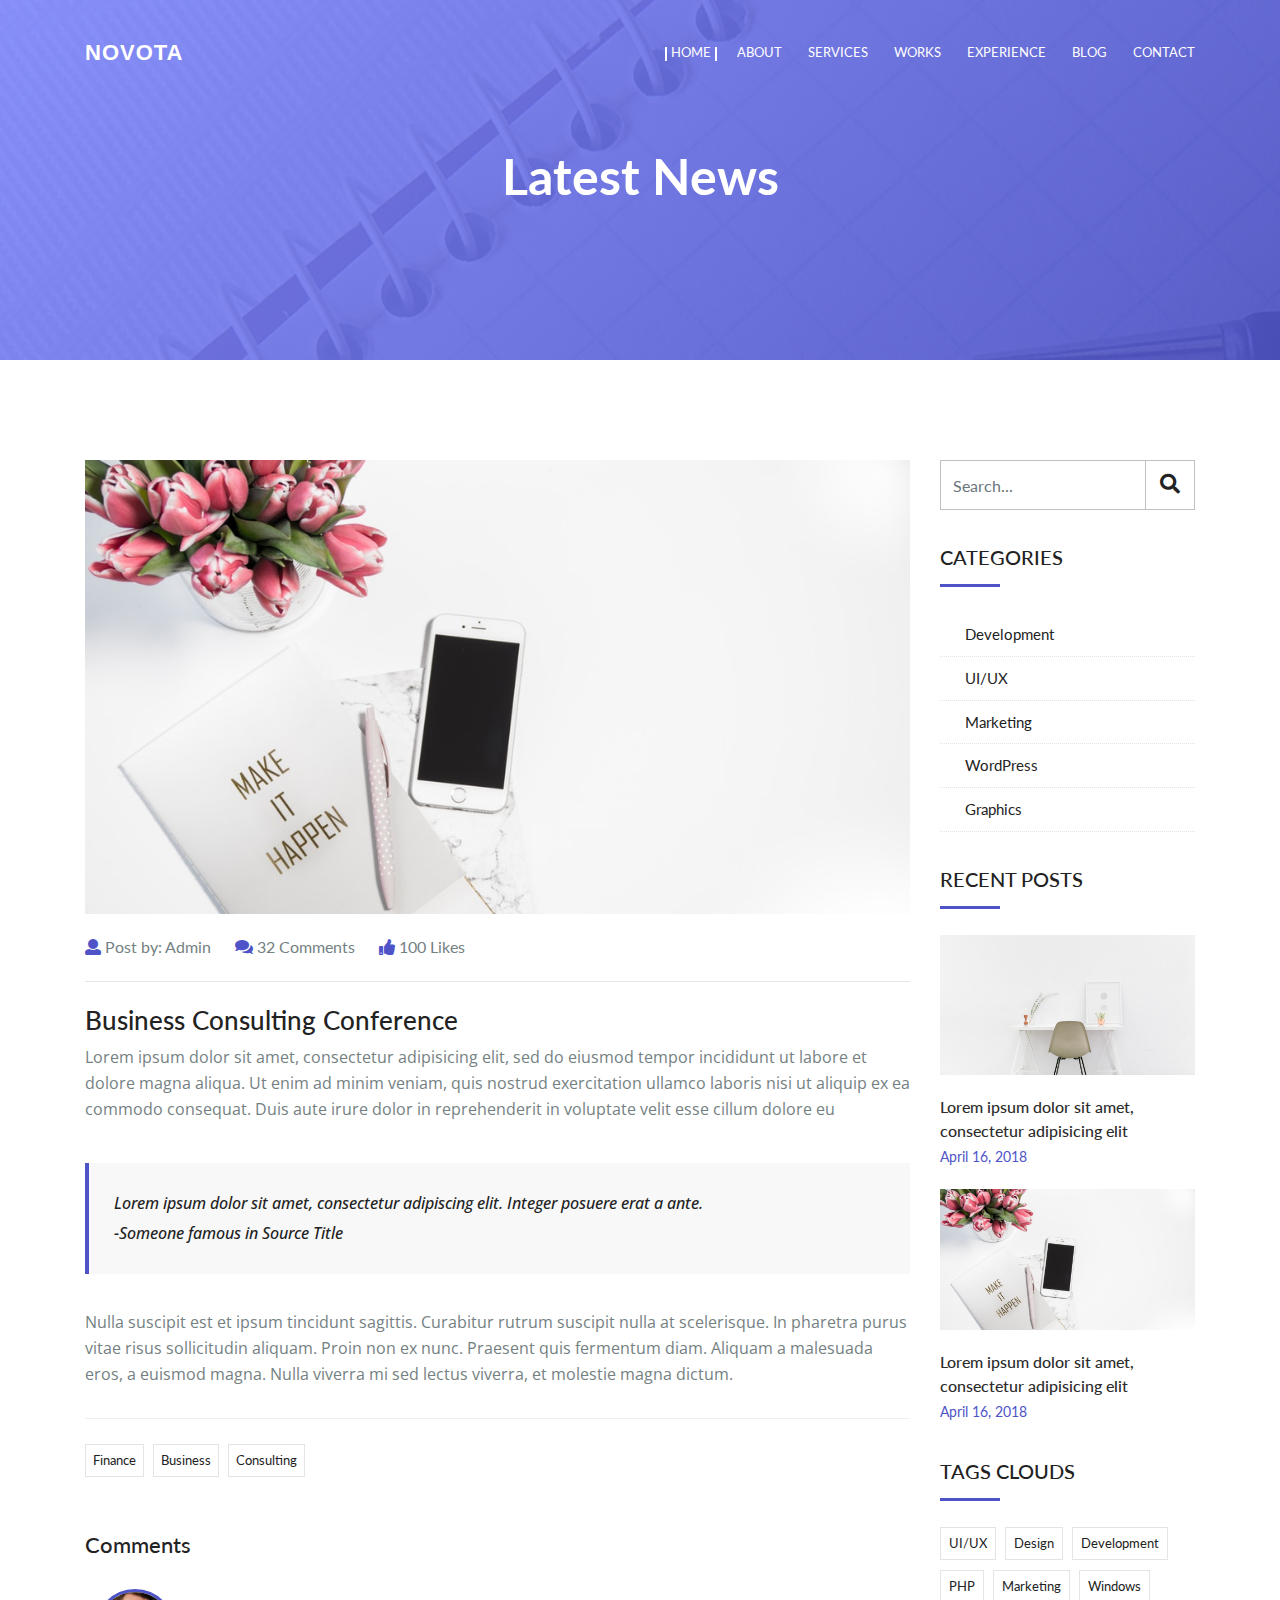
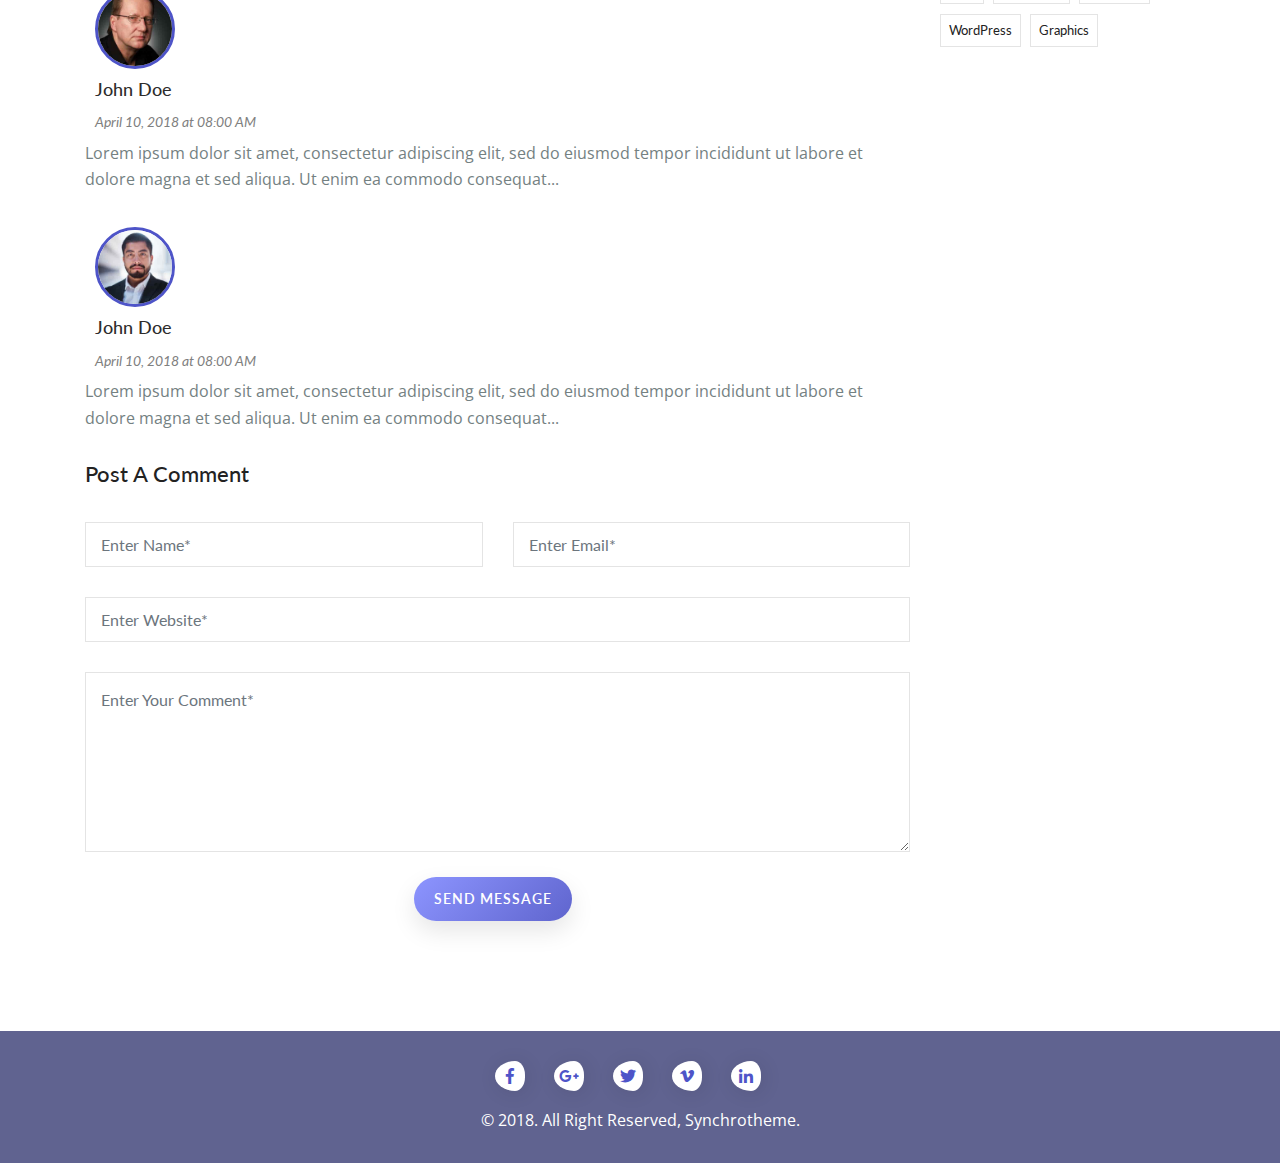
<file: blog-details.html>
<!DOCTYPE html>
<html lang="zxx">
<head>
        <meta charset="utf-8">
        <meta http-equiv="x-ua-compatible" content="ie=edge">
        <meta name="viewport" content="width=device-width, initial-scale=1.0" />
        <meta name="keywords" content="Personal, Portfolio, Creative,Design,mordan">
        <meta name="description" content="Taso">
        <meta name="author" content="cosmos-themes">

        <title>Novota  - Personal Portfolio Template</title>

        <!-- favicon -->
        <link href="#" rel="icon" type="image/png">

        <!--Font Awesome css-->
        <link rel="stylesheet"  href="assets/css/fontawesome-all.css">

        <!--Bootstrap css-->
        <link rel="stylesheet"  href="assets/bootstrap/css/bootstrap.css">

        <!--Owl Carousel css-->
        <link rel="stylesheet"  href="assets/css/owl.carousel.min.css">
        <link rel="stylesheet"  href="assets/css/owl.theme.default.min.css">

        <!--Magnific Popup css-->
        <link rel="stylesheet"  href="assets/css/magnific-popup.css">
        <link rel="stylesheet"  href="assets/css/animate.min.css">
        <link rel="stylesheet"  href="assets/css/progresscircle.css">
        <!-- Google Fonts -->
        <link href="https://fonts.googleapis.com/css?family=Lato:300,400,700,900" rel="stylesheet">
        <link href="https://fonts.googleapis.com/css?family=Raleway:200,300,400,500,600,700,800,900%7cOpen+Sans:400,600,700,800" rel="stylesheet">

        <!--Site Main Style css-->
        <link rel="stylesheet"  href="assets/css/style.css">
        <link rel="stylesheet"  href="assets/css/blog.css">
        <link id="colors" rel="stylesheet" href="assets/css/defaults-color.css">
</head>
<body>
        <!--Navbar Start-->
        <nav class="navbar navbar-expand-lg navbar-dark">
            <div class="container">
                <!-- LOGO -->
                <a class="navbar-brand logo" href="index.html">
                    Novota
                </a>

                <button class="navbar-toggler collapsed" type="button" data-toggle="collapse" data-target="#navbarCollapse" aria-controls="navbarCollapse" aria-expanded="false" aria-label="Toggle navigation">
                    <span class="navbar-toggler-icon"></span>
                </button>

                <div class="navbar-collapse collapse" id="navbarCollapse">
                    <ul class="navbar-nav ml-auto">
                        <!--Nav Links-->
                        <li class="nav-item">
                            <a href="main-design.html" class="nav-link active">Home</a>
                        </li>
                        <li class="nav-item">
                            <a href="main-design.html" class="nav-link">About</a>
                        </li>
                        <li class="nav-item">
                            <a href="main-design.html" class="nav-link">Services</a>
                        </li>
                        <li class="nav-item">
                            <a href="main-design.html" class="nav-link" >Works</a>
                        </li>
                        <li class="nav-item">
                            <a href="main-design.html" class="nav-link" >Experience</a>
                        </li>
                        <li class="nav-item">
                            <a href="#" class="nav-link" >Blog</a>
                        </li>
                        <li class="nav-item">
                            <a href="main-design.html" class="nav-link">Contact</a>
                        </li>
                    </ul>
                </div>
            </div>
        </nav>
        <!--Navbar End-->
      <!-- == Color schemes == -->
<!--       <div class="color-schemes">
         <div class="color-handle">
             <i class="fa fa-cog fa-spin" aria-hidden="true"></i>
         </div>
         <div class="color-style">
            <h5>Chose color</h5>
             <a href="assets/css/colors/defaults-color.css" class="single-color defaults-color">Defaults</a>
             <a href="assets/css/colors/red-color.css" class="single-color red-color">Red</a>
             <a href="assets/css/colors/purple-color.css" class="single-color purple-color">Purple</a>
             <a href="assets/css/colors/sky-color.css" class="single-color sky-color">sky</a>
             <a href="assets/css/colors/green-color.css" class="single-color green-color">Green</a>
             <a href="assets/css/colors/blue-color.css" class="single-color pink-color">Pink</a>
          </div>
      </div> -->
      <!-- == /Color schemes == -->

        <!--Home Section Start-->
        <section  class="page-title" style="background-image: url('assets/images/pexels-photo-270535.jpeg');" data-stellar-background-ratio=".7" data-scroll-index="0">
          <div class="overlay">
                        <div class="container">
                <!--Banner Content-->
                <div class="page-title-div">
                    <h1>Latest News</h1>
                </div>
            </div>
          </div>
        </section>
        <!--Home Section End-->
        <section class="pt-100 pb-100 blog-details-post" data-scroll-index="5">
            <div class="container">
                <div class="row">
            <div class="col-md-9">
                <div class="post-content">
                            <div class="blog-details-img">
                                  <!--== Blog image ==-->
                                <a href="#" class="blog-image">
                                    <img src="assets/images/blog/3.jpeg" alt="">
                                </a>
                                <div class="entry-header">
                                    <div class="entry-meta">
                                        <ul>
                                            <li><i class="fa fa-user"></i> Post by: <a href="#">Admin</a></li>
                                          
                                            <li><i class="fas fa-comments"></i> <a href="#"> 32 Comments</a></li>
                                            <li><i class="fa fa-thumbs-up"></i> <a href="#"> 100 Likes</a></li>
                                        </ul>
                                    </div>
                                    <div class="entry-title">
                                        <h2>Business Consulting Conference</h2>
                                    </div>
                                </div>
                            </div>
                            <div class="entry-body">
                                <p>Lorem ipsum dolor sit amet, consectetur adipisicing elit, sed do eiusmod tempor incididunt ut labore et dolore magna aliqua. Ut enim ad minim veniam, quis nostrud exercitation ullamco laboris nisi ut aliquip ex ea commodo consequat. Duis aute irure dolor in reprehenderit in voluptate velit esse cillum dolore eu</p>
                                <blockquote>
                                    <p>Lorem ipsum dolor sit amet, consectetur adipiscing elit. Integer posuere erat a ante.
                                      <br>

                                    -Someone famous in Source Title</p>
                                </blockquote>
                                <p>Nulla suscipit est et ipsum tincidunt sagittis. Curabitur rutrum suscipit nulla at scelerisque. In pharetra purus vitae risus sollicitudin aliquam. Proin non ex nunc. Praesent quis fermentum diam. Aliquam a malesuada eros, a euismod magna. Nulla viverra mi sed lectus viverra, et molestie magna dictum.</p>
                            </div>
                            <div class="tag-social-share">
                                <div class="tag">
                                    <a href="#">Finance</a>
                                    <a href="#">Business</a>
                                    <a href="#">Consulting</a>
                                </div>
                            </div>
                            <div class="comments-area">
                                <h3 class="comments-title">Comments</h3>
                                <ol class="comment-list">
                                    <li>
                                        <article>
                                            <div class="comment-meta">
                                                <div class="comment-author-metadata">
                                                    <!--== User image ==-->
                                                    <img src="assets/images/user/7.jpeg" alt="" class="img-circle">
                                                    <h4><a href="#">John Doe</a></h4>
                                                    <div class="comment-metadata">
                                                        <a href="#">April 10, 2018 at 08:00 AM</a>
                                                    </div>
                                                </div>
                                            </div>
                                            <div class="comment-content">
                                                <p>Lorem ipsum dolor sit amet, consectetur adipiscing elit, sed do eiusmod tempor incididunt ut labore et dolore magna et sed aliqua. Ut enim ea commodo consequat...</p>
                                            </div>
                                        </article>
                                    </li>
                                    <li>
                                        <article>
                                            <div class="comment-meta">
                                                <div class="comment-author-metadata">
                                                    <!--== User image ==-->
                                                    <img src="assets/images/user/9.jpeg" alt="">
                                                    <h4><a href="#">John Doe</a></h4>
                                                    <div class="comment-metadata">
                                                        <a href="#">April 10, 2018 at 08:00 AM</a>
                                                    </div>
                                                </div>
                                            </div>
                                            <div class="comment-content">
                                                <p>Lorem ipsum dolor sit amet, consectetur adipiscing elit, sed do eiusmod tempor incididunt ut labore et dolore magna et sed aliqua. Ut enim ea commodo consequat...</p>
                                            </div>
                                        </article>
                                    </li>
                                </ol>

                                <div class="comment-respond">
                                    <h3 class="comment-reply-title">Post A Comment</h3>
                                    <form class="comment-form row">
                                        <div class="col-sm-6">
                                            <input type="text" class="form-control" placeholder="Enter Name*">
                                        </div>
                                        <div class="col-sm-6">
                                            <input type="email" class="form-control" placeholder="Enter Email*">
                                        </div>
                                        <div class="col-sm-12">
                                            <input type="text" class="form-control" placeholder="Enter Website*">
                                        </div>
                                        <div class="col-sm-12">
                                            <textarea class="form-control" placeholder="Enter Your Comment*"></textarea>
                                        </div>
                                        <div class="col-md-12 text-center">
                                            <!--contact button-->
                                            <button id="contact-submit" class="submit div-btn">
                                                Send Message
                                            </button>
                                        </div>
                                    </form>
                                </div>
                            </div>
                        </div>
            </div>
            <div class="col-md-3">
              <div class="blog-sidebar">
                     <div class="widget search-widget">
                          <form class="form">
                              <div>
                                  <input type="text" class="form-control" placeholder="Search...">
                                  <button type="submit"><i class="fa fa-search"></i></button>
                              </div>
                          </form>
                      </div>
                      <div class="widget categories-widget">
                          <h3>Categories</h3>
                          <ul>
                              <li><a href="#">Development</a></li>
                              <li><a href="#">UI/UX</a></li>
                              <li><a href="#">Marketing</a></li>
                              <li><a href="#">WordPress</a></li>
                              <li><a href="#">Graphics</a></li>
                          </ul>
                      </div>
                      <div class="widget recent-posts-widget">
                          <h3>Recent posts</h3>
                          <div class="post">
                               <a href="#">
                                  <img src="assets/images/blog/1.jpeg" alt="" class="img-responsive">
                              </a>
                              <h4><a href="#"> Lorem ipsum dolor sit amet, consectetur adipisicing elit</a></h4>
                              <span class="date">April 16, 2018</span>
                          </div>
                          <div class="post">
                              <a href="#">
                                  <img src="assets/images/blog/3.jpeg" alt="" class="img-responsive">
                              </a>
                              <h4><a href="#">Lorem ipsum dolor sit amet, consectetur adipisicing elit</a></h4>
                              <span class="date">April 16, 2018</span>
                          </div>
                      </div>
                      <div class="widget tags-widget">
                          <h3>Tags Clouds</h3>
                          <div>
                              <a href="#">UI/UX</a>
                              <a href="#">Design</a>
                              <a href="#">Development</a>
                              <a href="#">PHP</a>
                              <a href="#">Marketing</a>
                              <a href="#">Windows</a>
                              <a href="#">WordPress</a>
                              <a href="#">Graphics</a>
                          </div>
                      </div>
              </div>
            </div>
                </div>
            </div>
        </section>
        <footer class="">
            <div class="container">
                <div class="row">
                     <div class="col-lg-8 offset-lg-2">
                         <div class="footer-social">
                             <ul class="">
                                 <li><i class="fab fa-facebook-f"></i></li>
                                 <li><i class="fab fa-google-plus-g"></i></li>
                                 <li><i class="fab fa-twitter"></i></li>
                                 <li><i class="fab fa-vimeo-v"></i></li>
                                 <li><i class="fab fa-linkedin-in"></i></li>                            
                             </ul>
                         </div>
                     </div>
                     <div class="col-lg-12">
                         <div class="copy-right">
                             <p> &copy; 2018. All Right Reserved, Synchrotheme.</p>
                         </div>
                     </div>
                </div>
            </div>
        </footer>
        <!--Jquery js-->
        <script src="assets/js/jquery-3.0.0.min.js"></script>
        <!--Bootstrap js-->
        <script src="assets/bootstrap/js/bootstrap.min.js"></script>
        <!--Stellar js-->
        <script src="assets/js/jquery.stellar.js"></script>
        <!--Animated Headline js-->
        <script src="assets/js/animated.headline.js"></script>
        <!--Owl Carousel js-->
        <script src="assets/js/owl.carousel.min.js"></script>
        <!--ScrollIt js-->
        <script src="assets/js/scrollIt.min.js"></script>
        <!--Isotope js-->
        <script src="assets/js/isotope.pkgd.min.js"></script>
        <!--Magnific Popup js-->
        <script src="assets/js/jquery.magnific-popup.min.js"></script>
        <!--Particle js-->
        <script src="assets/js/progresscircle.js"></script>
        <!--Site Main js-->
        <script src="assets/js/contact.js"></script>
        <script src="assets/js/main.js"></script>

</body>
</html>
</file>
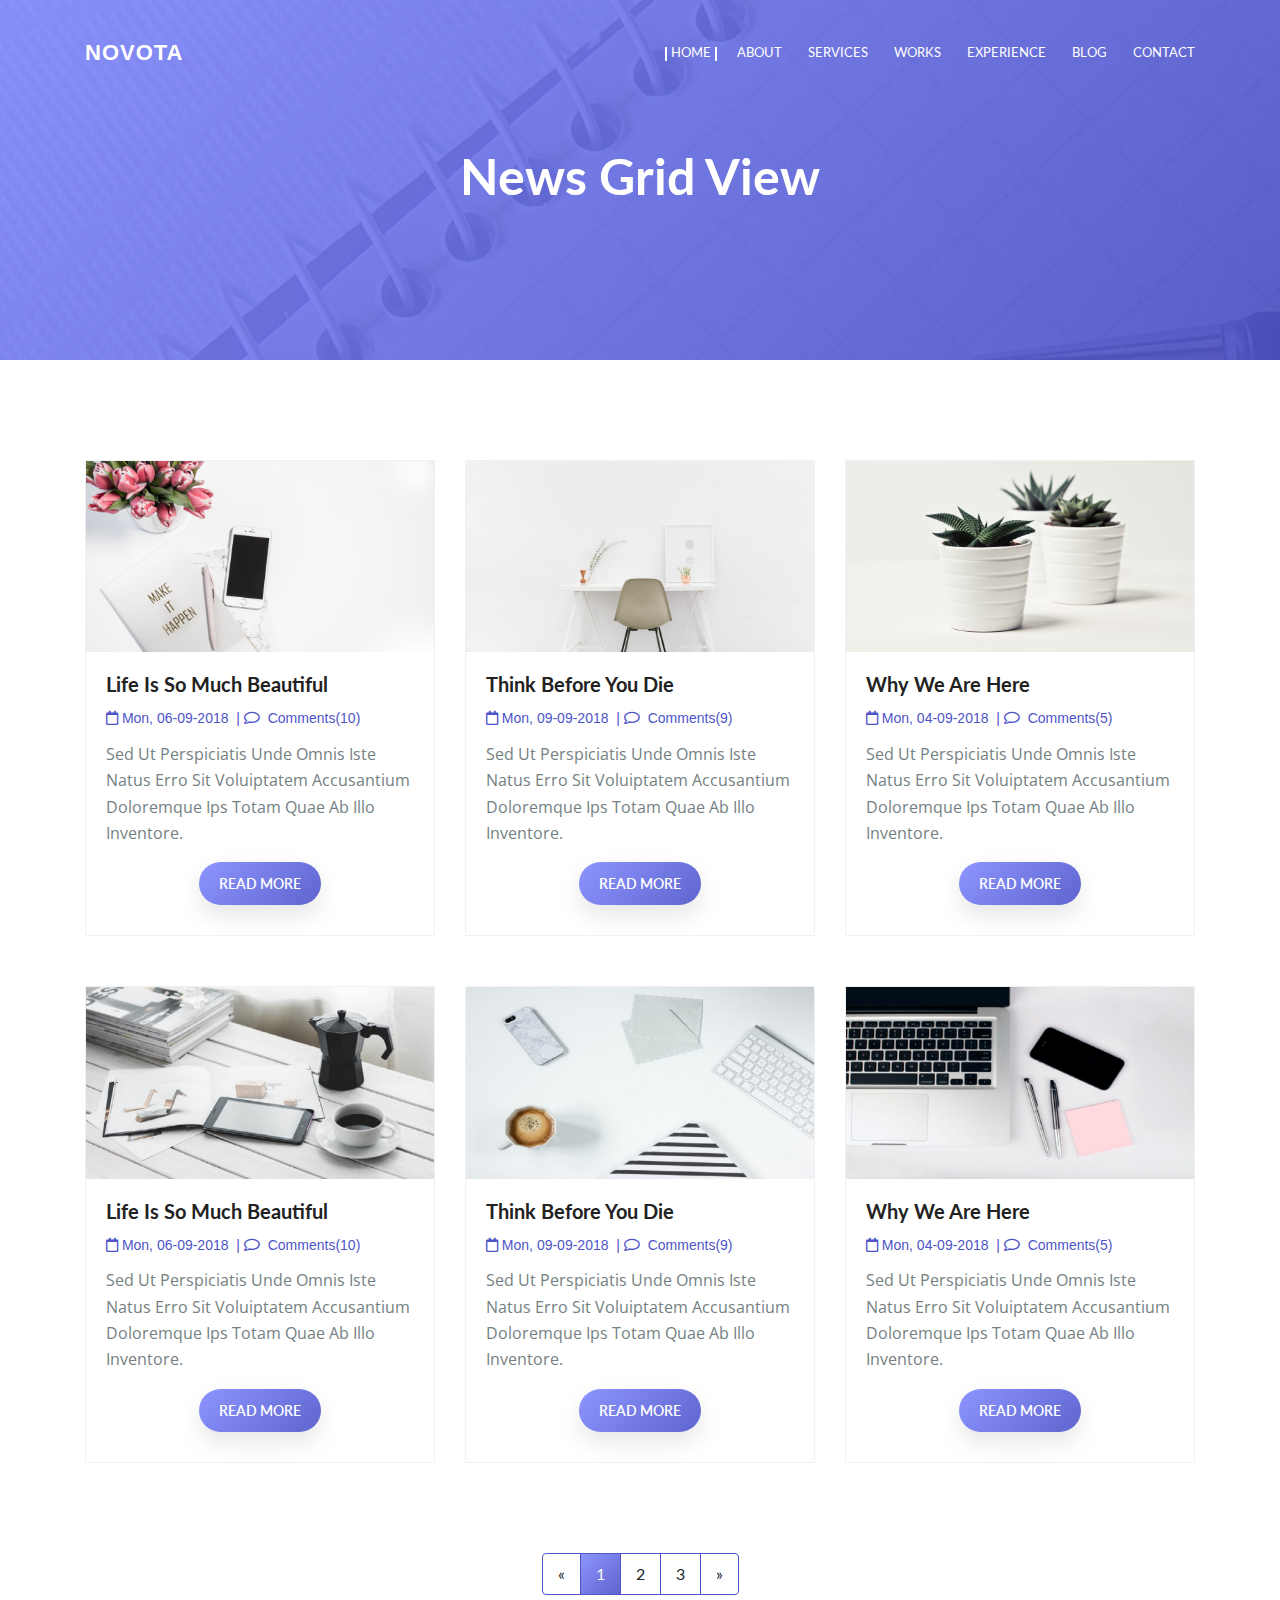
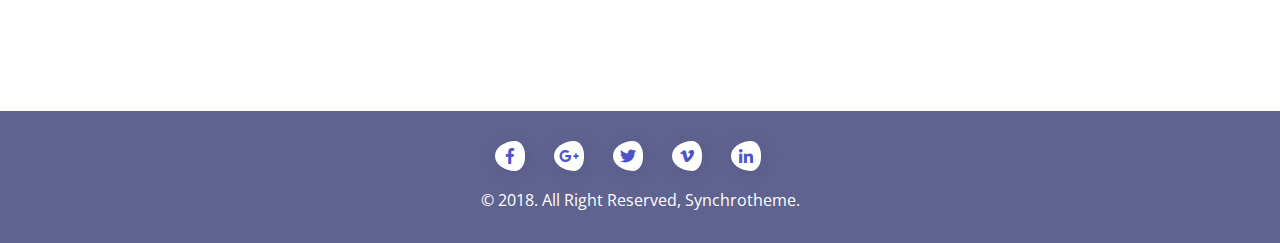
<file: blog-grid.html>
<!DOCTYPE html>
<html lang="zxx">
<head>
        <meta charset="utf-8">
        <meta http-equiv="x-ua-compatible" content="ie=edge">
        <meta name="viewport" content="width=device-width, initial-scale=1.0" />
        <meta name="keywords" content="Personal, Portfolio, Creative,Design,mordan">
        <meta name="description" content="Taso">
        <meta name="author" content="cosmos-themes">

        <title>Novota  - Personal Portfolio Template</title>

        <!-- favicon -->
        <link href="#" rel="icon" type="image/png">

        <!--Font Awesome css-->
        <link rel="stylesheet"  href="assets/css/fontawesome-all.css">

        <!--Bootstrap css-->
        <link rel="stylesheet"  href="assets/bootstrap/css/bootstrap.css">

        <!--Owl Carousel css-->
        <link rel="stylesheet"  href="assets/css/owl.carousel.min.css">
        <link rel="stylesheet"  href="assets/css/owl.theme.default.min.css">

        <!--Magnific Popup css-->
        <link rel="stylesheet"  href="assets/css/magnific-popup.css">
        <link rel="stylesheet"  href="assets/css/animate.min.css">
        <link rel="stylesheet"  href="assets/css/progresscircle.css">
        <!-- Google Fonts -->
        <link href="https://fonts.googleapis.com/css?family=Lato:300,400,700,900" rel="stylesheet">
        <link href="https://fonts.googleapis.com/css?family=Raleway:200,300,400,500,600,700,800,900%7cOpen+Sans:400,600,700,800" rel="stylesheet">

        <!--Site Main Style css-->
        <link rel="stylesheet"  href="assets/css/style.css">
        <link rel="stylesheet"  href="assets/css/blog.css">
        <link id="colors" rel="stylesheet" href="assets/css/defaults-color.css">
</head>
<body>
        <!--Navbar Start-->
        <nav class="navbar navbar-expand-lg navbar-dark">
            <div class="container">
                <!-- LOGO -->
                <a class="navbar-brand logo" href="index.html">
                    Novota
                </a>

                <button class="navbar-toggler collapsed" type="button" data-toggle="collapse" data-target="#navbarCollapse" aria-controls="navbarCollapse" aria-expanded="false" aria-label="Toggle navigation">
                    <span class="navbar-toggler-icon"></span>
                </button>

                <div class="navbar-collapse collapse" id="navbarCollapse">
                    <ul class="navbar-nav ml-auto">
                        <!--Nav Links-->
                        <li class="nav-item">
                            <a href="main-design.html" class="nav-link active">Home</a>
                        </li>
                        <li class="nav-item">
                            <a href="main-design.html" class="nav-link">About</a>
                        </li>
                        <li class="nav-item">
                            <a href="main-design.html" class="nav-link">Services</a>
                        </li>
                        <li class="nav-item">
                            <a href="main-design.html" class="nav-link" >Works</a>
                        </li>
                        <li class="nav-item">
                            <a href="main-design.html" class="nav-link" >Experience</a>
                        </li>
                        <li class="nav-item">
                            <a href="#" class="nav-link" >Blog</a>
                        </li>
                        <li class="nav-item">
                            <a href="main-design.html" class="nav-link">Contact</a>
                        </li>
                    </ul>
                </div>
            </div>
        </nav>
        <!--Navbar End-->
      <!-- == Color schemes == -->
<!--       <div class="color-schemes">
         <div class="color-handle">
             <i class="fa fa-cog fa-spin" aria-hidden="true"></i>
         </div>
         <div class="color-style">
            <h5>Chose color</h5>
             <a href="assets/css/colors/defaults-color.css" class="single-color defaults-color">Defaults</a>
             <a href="assets/css/colors/red-color.css" class="single-color red-color">Red</a>
             <a href="assets/css/colors/purple-color.css" class="single-color purple-color">Purple</a>
             <a href="assets/css/colors/sky-color.css" class="single-color sky-color">sky</a>
             <a href="assets/css/colors/green-color.css" class="single-color green-color">Green</a>
             <a href="assets/css/colors/blue-color.css" class="single-color pink-color">Pink</a>
          </div>
      </div> -->
      <!-- == /Color schemes == -->

        <!--Home Section Start-->
        <section  class="page-title" style="background-image: url('assets/images/pexels-photo-270535.jpeg');" data-stellar-background-ratio=".7" data-scroll-index="0">
          <div class="overlay">
                        <div class="container">
                <!--Banner Content-->
                <div class="page-title-div">
                    <h1>News Grid View</h1>
                </div>
            </div>
          </div>
        </section>
        <!--Home Section End-->
        <section  class="blog-grid-views pt-100 pb-100">
            <div class="container">
                <div class="row">
                    <div class="col-lg-4 col-md-6">
                        <div class="blog-post-wrapper-div">
                            <div>
                                <div class="blog-post-image-div">
                                    <div class="clearfix">
                                    <div class="img">
                                    <img src="assets/images/blog/3.jpeg" alt="image" class="img-responsive center-block"> </div>
                                    </div>
                                </div>
                                <div class="post-detail-container-div">
                                    <div class="post-content-div">
                                        <h3 class="post-title entry-title">
                                        <a href="blog-details.html">Life is so much beautiful</a>
                                        </h3>
                                        <ul class="list-unstyled list-inline post-metadata">
                                        <li>
                                        <i class="far fa-calendar"></i> Mon, 06-09-2018&nbsp;&nbsp;| </li>
                                        <li>
                                        <i class="far fa-comment"></i>&nbsp;
                                        <a href="#">Comments(10)</a>
                                        </li>
                                        </ul>
                                        <p class="post-excerpt"> Sed ut perspiciatis unde omnis iste natus erro sit voluiptatem accusantium doloremque ips totam quae ab illo inventore. </p>
                                        <div class="view_detail">
                                        <a href="blog-details.html" class="blog-btn">Read more</a>
                                        </div>
                                    </div>
                                </div>
                            </div>
                        </div>
                    </div>
                    <div class="col-lg-4 col-md-6">
                        <div class="blog-post-wrapper-div">
                            <div>
                                <div class="blog-post-image-div">
                                    <div class="clearfix">
                                    <div class="img">
                                    <img src="assets/images/blog/1.jpeg" alt="image" class="img-responsive center-block"> </div>
                                    </div>
                                </div>
                                <div class="post-detail-container-div">
                                    <div class="post-content-div">
                                        <h3 class="post-title entry-title">
                                        <a href="blog-details.html">Think before you die</a>
                                        </h3>
                                        <ul class="list-unstyled list-inline post-metadata">
                                        <li>
                                        <i class="far fa-calendar"></i> Mon, 09-09-2018&nbsp;&nbsp;| </li>
                                        <li>
                                        <i class="far fa-comment"></i>&nbsp;
                                        <a href="#">Comments(9)</a>
                                        </li>
                                        </ul>
                                        <p class="post-excerpt"> Sed ut perspiciatis unde omnis iste natus erro sit voluiptatem accusantium doloremque ips totam quae ab illo inventore. </p>
                                        <div class="view_detail">
                                        <a href="blog-details.html" class="blog-btn">Read more</a>
                                        </div>
                                    </div>
                                </div>
                            </div>
                        </div>
                    </div>
                    <div class="col-lg-4 col-md-6">
                        <div class="blog-post-wrapper-div">
                            <div>
                                <div class="blog-post-image-div">
                                    <div class="clearfix">
                                    <div class="img">
                                    <img src="assets/images/blog/2.jpeg" alt="image" class="img-responsive center-block"> </div>
                                    </div>
                                </div>
                                <div class="post-detail-container-div">
                                    <div class="post-content-div">
                                        <h3 class="post-title entry-title">
                                        <a href="blog-details.html">Why we are here</a>
                                        </h3>
                                        <ul class="list-unstyled list-inline post-metadata">
                                        <li>
                                        <i class="far fa-calendar"></i> Mon, 04-09-2018&nbsp;&nbsp;| </li>
                                        <li>
                                        <i class="far fa-comment"></i>&nbsp;
                                        <a href="#">Comments(5)</a>
                                        </li>
                                        </ul>
                                        <p class="post-excerpt"> Sed ut perspiciatis unde omnis iste natus erro sit voluiptatem accusantium doloremque ips totam quae ab illo inventore. </p>
                                        <div class="view_detail">
 
                                        <a href="blog-details.html" class="blog-btn">Read more</a>
                                        </div>
                                    </div>
                                </div>
                            </div>
                        </div>
                    </div>
                    <div class="col-lg-4 col-md-6">
                        <div class="blog-post-wrapper-div">
                            <div>
                                <div class="blog-post-image-div">
                                    <div class="clearfix">
                                    <div class="img">
                                    <img src="assets/images/blog/img-2.jpg" alt="image" class="img-responsive center-block"> </div>
                                    </div>
                                </div>
                                <div class="post-detail-container-div">
                                    <div class="post-content-div">
                                        <h3 class="post-title entry-title">
                                        <a href="blog-details.html">Life is so much beautiful</a>
                                        </h3>
                                        <ul class="list-unstyled list-inline post-metadata">
                                        <li>
                                        <i class="far fa-calendar"></i> Mon, 06-09-2018&nbsp;&nbsp;| </li>
                                        <li>
                                        <i class="far fa-comment"></i>&nbsp;
                                        <a href="#">Comments(10)</a>
                                        </li>
                                        </ul>
                                        <p class="post-excerpt"> Sed ut perspiciatis unde omnis iste natus erro sit voluiptatem accusantium doloremque ips totam quae ab illo inventore. </p>
                                        <div class="view_detail">
                                        <a href="blog-details.html" class="blog-btn">Read more</a>
                                        </div>
                                    </div>
                                </div>
                            </div>
                        </div>
                    </div>
                    <div class="col-lg-4 col-md-6">
                        <div class="blog-post-wrapper-div">
                            <div>
                                <div class="blog-post-image-div">
                                    <div class="clearfix">
                                    <div class="img">
                                    <img src="assets/images/blog/img-3.jpg" alt="image" class="img-responsive center-block"> </div>
                                    </div>
                                </div>
                                <div class="post-detail-container-div">
                                    <div class="post-content-div">
                                        <h3 class="post-title entry-title">
                                        <a href="blog-details.html">Think before you die</a>
                                        </h3>
                                        <ul class="list-unstyled list-inline post-metadata">
                                        <li>
                                        <i class="far fa-calendar"></i> Mon, 09-09-2018&nbsp;&nbsp;| </li>
                                        <li>
                                        <i class="far fa-comment"></i>&nbsp;
                                        <a href="#">Comments(9)</a>
                                        </li>
                                        </ul>
                                        <p class="post-excerpt"> Sed ut perspiciatis unde omnis iste natus erro sit voluiptatem accusantium doloremque ips totam quae ab illo inventore. </p>
                                        <div class="view_detail">
                                        <a href="blog-details.html" class="blog-btn">Read more</a>
                                        </div>
                                    </div>
                                </div>
                            </div>
                        </div>
                    </div>
                    <div class="col-lg-4 col-md-6">
                        <div class="blog-post-wrapper-div">
                            <div>
                                <div class="blog-post-image-div">
                                    <div class="clearfix">
                                    <div class="img">
                                    <img src="assets/images/blog/portfolio6.jpeg" alt="image" class="img-responsive center-block"> </div>
                                    </div>
                                </div>
                                <div class="post-detail-container-div">
                                    <div class="post-content-div">
                                        <h3 class="post-title entry-title">
                                        <a href="blog-details.html">Why we are here</a>
                                        </h3>
                                        <ul class="list-unstyled list-inline post-metadata">
                                        <li>
                                        <i class="far fa-calendar"></i> Mon, 04-09-2018&nbsp;&nbsp;| </li>
                                        <li>
                                        <i class="far fa-comment"></i>&nbsp;
                                        <a href="#">Comments(5)</a>
                                        </li>
                                        </ul>
                                        <p class="post-excerpt"> Sed ut perspiciatis unde omnis iste natus erro sit voluiptatem accusantium doloremque ips totam quae ab illo inventore. </p>
                                        <div class="view_detail">
 
                                        <a href="blog-details.html" class="blog-btn">Read more</a>
                                        </div>
                                    </div>
                                </div>
                            </div>
                        </div>
                    </div>
                    <div class="col-lg-12 col-md-12">
                       <div class="pagination-div text-center">
                        <nav aria-label="Page navigation example">
                          <ul class="pagination justify-content-center">
                            <li class="page-item">
                              <a class="page-link" href="#" aria-label="Previous">
                                <span aria-hidden="true">&laquo;</span>
                                <span class="sr-only">Previous</span>
                              </a>
                            </li>
                            <li class="page-item"><a class="page-link active" href="#">1</a></li>
                            <li class="page-item"><a class="page-link" href="#">2</a></li>
                            <li class="page-item"><a class="page-link" href="#">3</a></li>
                            <li class="page-item">
                              <a class="page-link" href="#" aria-label="Next">
                                <span aria-hidden="true">&raquo;</span>
                                <span class="sr-only">Next</span>
                              </a>
                            </li>
                          </ul>
                        </nav>
                       </div>
                    </div>
                </div>
            </div>
        </section>
        <footer class="">
            <div class="container">
                <div class="row">
                     <div class="col-lg-8 offset-lg-2">
                         <div class="footer-social">
                             <ul class="">
                                 <li><i class="fab fa-facebook-f"></i></li>
                                 <li><i class="fab fa-google-plus-g"></i></li>
                                 <li><i class="fab fa-twitter"></i></li>
                                 <li><i class="fab fa-vimeo-v"></i></li>
                                 <li><i class="fab fa-linkedin-in"></i></li>                            
                             </ul>
                         </div>
                     </div>
                     <div class="col-lg-12">
                         <div class="copy-right">
                             <p> &copy; 2018. All Right Reserved, Synchrotheme.</p>
                         </div>
                     </div>
                </div>
            </div>
        </footer>
        <!--Jquery js-->
        <script src="assets/js/jquery-3.0.0.min.js"></script>
        <!--Bootstrap js-->
        <script src="assets/bootstrap/js/bootstrap.min.js"></script>
        <!--Stellar js-->
        <script src="assets/js/jquery.stellar.js"></script>
        <!--Animated Headline js-->
        <script src="assets/js/animated.headline.js"></script>
        <!--Owl Carousel js-->
        <script src="assets/js/owl.carousel.min.js"></script>
        <!--ScrollIt js-->
        <script src="assets/js/scrollIt.min.js"></script>
        <!--Isotope js-->
        <script src="assets/js/isotope.pkgd.min.js"></script>
        <!--Magnific Popup js-->
        <script src="assets/js/jquery.magnific-popup.min.js"></script>
        <!--Particle js-->
        <script src="assets/js/progresscircle.js"></script>
        <!--Site Main js-->
        <script src="assets/js/contact.js"></script>
        <script src="assets/js/main.js"></script>

</body>
</html>
</file>
<file: assets/css/style.css>
/************ CSS Styles ************

    Template Name: Novota - Personal Portfolio Template
    Author: Tanmoy Dhar
    version: 1.0
    Copyright: 2018

************************************/
/*==================================

        Table of Content
        1. Body Css
        2. Preloader
        3. Navbar
        4. Banner Section
        5. About Section
        6. Services Section
        7. Counter Section
        8. Skill Section
        9. Portfolio Section
        10. Blogs Section
        11. Testimonial Section
        12. Contact Form Section
        13. Footer
        14. Single Blog Page
        15. Mobile Responsive

==================================*/

/*============ 1. Body Css ============*/
      * {
      -webkit-box-sizing: border-box;
      box-sizing: border-box;
      padding: 0;
      margin: 0;
      text-decoration: none !important;
      list-style: none !important;
      outline: none !important; }

      h1,
      h2,
      h3,
      h4,
      h5,
      h6 {
      color: #222; }

      img {
      width: 100%;
      height: auto; }

      a,
      a:hover,
      a:focus {
      color: inherit; }

      body {
      font-family: 'Lato', sans-serif;
      position: relative;
      font-size: 16px;
      line-height: 1.65;
      color: #748182;
      -webkit-font-smoothing: antialiased; }

      p {
    font-size: 16px;
    line-height: 1.65;
    font-family: "Open Sans", sans-serif;
      }

      span {
      display: inline-block; }

      /*===========Margin And Paddings============*/
      .mt-0 {
      margin-top: 0 !important; }

      .mt-5 {
      margin-top: 5px !important; }

      .mt-10 {
      margin-top: 10px !important; }

      .mt-15 {
      margin-top: 15px !important; }

      .mt-20 {
      margin-top: 20px !important; }

      .mt-25 {
      margin-top: 25px !important; }

      .mt-30 {
      margin-top: 30px !important; }

      .mt-35 {
      margin-top: 35px !important; }

      .mt-40 {
      margin-top: 40px !important; }

      .mt-45 {
      margin-top: 45px !important; }

      .mt-50 {
      margin-top: 50px !important; }

      .mt-55 {
      margin-top: 55px !important; }

      .mt-60 {
      margin-top: 60px !important; }

      .mt-62 {
      margin-top: 62px !important; }

      .mt-65 {
      margin-top: 65px !important; }

      .mt-70 {
      margin-top: 70px !important; }

      .mt-75 {
      margin-top: 75px !important; }

      .mt-80 {
      margin-top: 80px !important; }

      .mt-85 {
      margin-top: 85px !important; }

      .mt-90 {
      margin-top: 90px !important; }

      .mt-95 {
      margin-top: 95px !important; }

      .mt-100 {
      margin-top: 100px !important; }

      /* Custom Margin Bottom */
      .mb-0 {
      margin-bottom: 0 !important; }
      .mb-15 {
      margin-bottom: 15px !important; }
      .mb-30 {
      margin-bottom: 30px !important; }
      .mb-35 {
      margin-bottom: 37px !important; }
      .mb-20 {
      margin-bottom: 20px !important; }
      .mb-50 {
      margin-bottom: 50px !important; }

      .mb-100 {
      margin-bottom: 100px !important; }

      .m-0 {
      margin: 0px !important; }

      /* Custom Padding top */
      .pt-0 {
      padding-top: 0 !important; }
      .pt-30{
        padding-top: 30px !important; 
      }
      .pt-50 {
      padding-top: 100px !important; }
      .pt-100 {
      padding-top: 100px !important; }

      /* Custom Padding top */
      .pb-0 {
      padding-bottom: 0 !important; }

      .pb-5 {
      padding-bottom: 5px !important; }

      .pb-30 {
      padding-bottom: 30px !important; }

      .pb-50 {
      padding-bottom: 100px !important; }
      .pb-70{
      padding-bottom: 70px !important;  
      }
      .pb-100 {
      padding-bottom: 100px !important; }
      .pb-200 {
      padding-bottom: 150px !important; }
      .p-0 {
      padding: 0 !important; }

      .owl-theme .owl-dot span {
      width: 20px !important; }

      .bg-gray {
      background-color: #F4F5F9; }

      .div-btn {
      display: inline-block;
      background-color: #fc6f5c;
      padding: 10px 15px;
      color: #fff;
      text-transform: uppercase;
      -webkit-transition: .2s background-color ease;
      -o-transition: .2s background-color ease;
      transition: .2s background-color ease;
      font-size: 14px;
      letter-spacing: 1px;
      font-weight: 600;
      cursor: pointer;
      margin-right: 10px;
      }
      .div-btn:hover {
      color:#fc6f5c;
      background-color: transparent; }

      .bread-crumb a {
      color: #fff;
      display: inline-block;
      margin: 0 10px;
      position: relative;
      font-size: 14px;
      text-transform: uppercase; }
      .bread-crumb a:before {
      content: "/";
      position: absolute;
      right: -15px; }
      .bread-crumb a:last-child:before {
      display: none; }

      blockquote {
      font-size: 15px;
      color: #222;
      border-left: 4px solid #222;
      padding-left: 20px;
      margin: 40px 0;
      font-weight: 500; }

      /*=========== Section Style ============*/

      .section-title p {
      color: #6f6e6e;
      }

      .section-padding {
      padding:120px 0;
      }
      .m-60 {
      margin: 0 60px;
      }

      .paddingtop{
      padding: 70px 0;
      }
      .section-title{
      margin-bottom: 65px;
      }
      .main-title h4 {
      font-size: 35px;
    text-transform: uppercase;
    margin-bottom: 0px;
    font-weight: 800;
      }
      .main-title h6 {
      color: #0E1F37;
      font-size: 14px;
      font-weight: 600;
      text-transform: uppercase;
      letter-spacing: 2px;
      display: inline-block;
      padding: 0 15px;
      position: relative;
      }

      .main-title h6:before, .main-title h6:after {
      content: '';
      width: 30px;
      height: 3px;
      background-color: #FC6F5C;
      position: absolute;
      bottom: 8px;
      }
      .main-title h6:before {
      left: -25px;
      }
      .main-title h6:after {
      right: -25px;
      }
      .main-title {
      position:  relative;
      text-align:  center;
      }
      .section-title p{
      text-align: center;
      }

      .section-title p{
    /* font-size: 16px; */
    /* text-align: center; */
    font-weight: 400;
    text-transform: uppercase;
    padding-top: 5px;
      }
      .main-title span {
      color: #FC6F5C;
      font-weight: 700;
      }
      .divi-title {
      margin-bottom: 20px;
      }

      .divi-title h4 {
      font-size: 35px;
      font-weight: 600;
      position: relative;
      margin-bottom: 20px;
      }

      .divi-title span {
      color: #fc6f5c;
      }
      .divi-title h4:before {
      content: '';
      width: 40px;
      height: 3px;
      background-color: #FC6F5C;
      position: absolute;
      bottom: -10px;
      }
      h1.title-page-back {
    position:  absolute;
    color: #EEEFF3;
    font-size: 140px;
    font-weight:  800;
    text-transform:  uppercase;
    left:  50%;
    transform: translate(-50%);
    z-index: 0;
    /* top: -48px; */
    bottom: -55px;
    display: none;
}

.title-main-page {
    position:  relative;
    z-index: 1;
}
.title-main-page h4:before {
    content: '';
    display: inline-block;
    width: 60px;
    height: 15px;
    border-color: #4e54c8;
    border-style: solid;
    border-width: 5px 5px 0 5px;
    position: absolute;
    top: -20px;
    left: 0;
    right: 0;
    margin: auto;
}
.title-main-page p:after {
    content: '';
    display: block;
    border-bottom: 5px solid #4e54c8;
    width: 57px;
    margin-left: auto;
    margin-right: auto;
    padding-top: 10px;
}
      /*============ 2. Preloader ============*/
      .preloader {
      width: 100%;
      height: 100%;
      position: fixed;
      background: #fff;
      z-index: 9999;
      }
      .sk-three-bounce {
      margin: 25% auto;
      width: 80px;
      text-align: center;
      }
      .sk-three-bounce .sk-child {
      width: 20px;
      height: 20px;
      background-color:  #4e54c8;
      border-radius: 100%;
      display: inline-block;
      -webkit-animation: sk-three-bounce 1.4s ease-in-out 0s infinite both;
      animation: sk-three-bounce 1.4s ease-in-out 0s infinite both;
      }
      .sk-three-bounce .sk-bounce1 {
      -webkit-animation-delay: -0.32s;
      animation-delay: -0.32s;
      }
      .sk-three-bounce .sk-bounce2 {
      -webkit-animation-delay: -0.16s;
      animation-delay: -0.16s;
      }
      @-webkit-keyframes sk-three-bounce {
      0%, 80%, 100% {
      -webkit-transform: scale(0);
      transform: scale(0);
      }
      40% {
      -webkit-transform: scale(1);
      transform: scale(1);
      }
      }
      @keyframes sk-three-bounce {
      0%, 80%, 100% {
      -webkit-transform: scale(0);
      transform: scale(0);
      }
      40% {
      -webkit-transform: scale(1);
      transform: scale(1);
      }
      }


      /*============ 3. Navbar ============*/
      nav.navbar {
      position: absolute;
      width: 100%;
      top: 0;
      z-index: 999;
      padding-top: 30px;
      padding-bottom: 20px;
      -webkit-transition: all .5s ease;
      -o-transition: all .5s ease;
      transition: all .5s ease; }
      nav.navbar .logo {
      font-size: 22px;
      font-weight: 800;
      text-transform: uppercase;
      letter-spacing: 1px;
      color: #fff;
      font-family: 'Montserrat', sans-serif; }
      nav.navbar .navbar-toggler {
      border: 0; }
      nav.navbar .navbar-toggler .navbar-toggler-icon {
      background-image: url("data:image/svg+xml;charset=utf8,%3Csvg viewBox='0 0 32 32' xmlns='http://www.w3.org/2000/svg'%3E%3Cpath stroke='rgba(255,255,255, 1)' stroke-width='2' stroke-linecap='round' stroke-miterlimit='10' d='M4 8h24M4 16h24M4 24h24'/%3E%3C/svg%3E"); }
      nav.navbar .nav-item {
      font-size: 13px;
      font-weight: 400;
      padding-right: 13px;
      padding-left: 13px;
      color: #fff;
      text-transform: uppercase; }
      nav.navbar .nav-item:first-child {
      padding-left: 0; }
      nav.navbar .nav-item:last-child {
      padding-right: 0; }
      nav.navbar .nav-item .nav-link {
      color: #fff;
      position: relative;
      text-decoration: none;
      padding: 0; }
      nav.navbar .nav-item .nav-link:before {
      content: "";
      position: absolute;
      width: 2px;
      height: 14px;
      bottom: 3px;
      left: -6px;
      background-color: #fff;
      visibility: hidden;
      -webkit-transform: scaleY(0);
      -ms-transform: scaleX(0);
      transform: scaleY(0);
      -webkit-transition: all 0.3s ease-in-out 0s;
      -o-transition: all 0.3s ease-in-out 0s;
      transition: all 0.3s ease-in-out 0s; 
      }
      nav.navbar .nav-item .nav-link:after {
      content: "";
      position: absolute;
      width: 2px;
      height: 14px;
      bottom: 3px;
      right: -6px;
      background-color: #fff;
      visibility: hidden;
      -webkit-transform: scaleY(0);
      -ms-transform: scaleX(0);
      transform: scaleY(0);
      -webkit-transition: all 0.3s ease-in-out 0s;
      -o-transition: all 0.3s ease-in-out 0s;
      transition: all 0.3s ease-in-out 0s; 
      }
      nav.navbar .nav-item .nav-link.active:before {
        visibility: visible;
        -webkit-transform: scaleY(1);
        -ms-transform: scaleY(1);
        transform: scaleY(1);
         }
      nav.navbar .nav-item .nav-link.active:after {
        visibility: visible;
        -webkit-transform: scaleY(1);
        -ms-transform: scaleY(1);
        transform: scaleY(1);
         }

        nav.fixed-top {
        position: fixed;
        padding-top: 13px;
        padding-bottom: 13px;
        background-color: #fff;
        -webkit-box-shadow: 0px 0px 18px 1px rgba(0, 0, 0, 0.1);
        box-shadow: 0px 0px 18px 1px rgba(0, 0, 0, 0.1); }
        nav.fixed-top .logo {
        color: #000; }
        nav.fixed-top .logo:focus, nav.fixed-top .logo:hover {
        color: #000; }
        nav.fixed-top .navbar-toggler .navbar-toggler-icon {
        background-image: url("data:image/svg+xml;charset=utf8,%3Csvg viewBox='0 0 32 32' xmlns='http://www.w3.org/2000/svg'%3E%3Cpath stroke='rgba(0,0,0, 1)' stroke-width='2' stroke-linecap='round' stroke-miterlimit='10' d='M4 8h24M4 16h24M4 24h24'/%3E%3C/svg%3E"); }
        nav.fixed-top .nav-item {
        color: #000; }
        nav.fixed-top .nav-item .nav-link {
        color: #000 !important; }
        nav.fixed-top .nav-item .nav-link:before {
        background-color:#4e54c8; }
        nav.fixed-top .nav-item .nav-link:after {
        background-color: #4e54c8; }
        
        /*============ 4. Banner Section============*/
        .banner {
        height: 100vh;
        width: 100%;
        -webkit-background-size: cover;
        background-size: cover;
        background-repeat: no-repeat;
        position: relative;
        overflow: hidden;
         }

        .banner-wave:after{
            content: '';
            display: block;
            height: 100%;
            background: url(../images/svg/wave-double.svg) bottom no-repeat;
            background-size: cover;
            position: absolute;
            bottom: -3px;
            left: 0;
            right: 0;
            z-index: 101;
        }
        .banner-creative:after{
            content: '';
            display: block;
            height: 150px;
            background: url(../images/svg/wave-light.png) bottom no-repeat;
            background-size: cover;
            position: absolute;
            bottom: -3px;
            left: 0;
            right: 0;
            z-index: 101;
        }
        .banner-creative2:after{
            content: '';
            display: block;
            height: 100%;
            background: url(../images/svg/m-style.svg) bottom no-repeat;
            background-size: cover;
            position: absolute;
            bottom: -3px;
            left: 0;
            right: 0;
            z-index: 101;
        }
        .banner-creative3:after{
          position: absolute;
          height: 100%;
          width: 100%;
          content: '';
          left: 0;
          bottom: 0;
          z-index: 2;
          background: url(../images/svg/wave-d.png) 100% 100% no-repeat;
          background-size: contain;

        }
        .banner-creative3:after{
          position: absolute;
          height: 100%;
          width: 100%;
          content: '';
          left: 0;
          bottom: 0;
          z-index: 2;
          background: url(../images/svg/wave-d.png) 100% 100% no-repeat;
          background-size: contain;

        }
        .video-curve:after{
            content: '';
            display: block;
            height: 100%;
            background: url(../images/svg/wave-double.svg) bottom no-repeat;
            background-size: cover;
            position: absolute;
            bottom: -3px;
            left: 0;
            right: 0;
            z-index: 101;

        }
        .video-bg{
          z-index: 1;
        }
        .particles-js-canvas-el{
          position: absolute;
          left: 0;
          top:0;
          z-index: 1;
        }
        .banner-div {
        top: 50%;
        position: absolute;
        color: #fff;
        z-index: 11;
        -webkit-transform: translateY(-50%);
        -ms-transform: translateY(-50%);
        transform: translateY(-50%); }
        .banner-div h1 {
        font-size: 85px;
        font-weight: 700;
        letter-spacing: 0px;
        color: #fff;
        }
        .banner-div h1 span {
        color: #fc6f5c;
        font-weight: 800;
        }
        .banner-div p {
        font-family: "Raleway", san-serif;
        color: #fff;
        font-size: 25px;
        font-weight: 500;
        text-transform: capitalize;
        letter-spacing: 6px;
        margin-bottom: 20px;
        }
        .banner-div-center{
        text-align: center;
        width: 100%;
        left: 0px;
        }
        .cd-headline {
        font-size: 3rem;
        line-height: 1.2; }

        .cd-words-wrapper {
        display: inline-block;
        position: relative;
        text-align: left; }

        .cd-words-wrapper b {
        display: inline-block;
        position: absolute;
        white-space: nowrap;
        font-weight: 500 !important;
        left: 0;
        top: 0; }

        .cd-words-wrapper b.is-visible {
        position: relative; }

        .no-js .cd-words-wrapper b {
        opacity: 0; }

        .no-js .cd-words-wrapper b.is-visible {
        opacity: 1; }

        /* xclip */
        .cd-headline.clip span {
        display: inline-block;
        padding: .2em 0; }

        .cd-headline.clip .cd-words-wrapper {
        overflow: hidden;
        vertical-align: top; }

        .cd-headline.clip .cd-words-wrapper::after {
        /* line */
        content: '';
        position: absolute;
        top: 10%;
        right: 0;
        width: 2px;
        height: 70%;
        background-color: #aebcb9; }

        .cd-headline.clip b {
        opacity: 0; }

        .cd-headline b.is-visible {
        opacity: 1;
        font-weight: 700; }

        .arrow {
        position: absolute;
        bottom: 10vh;
        z-index: 11;
        padding-left: 0px;
        }
        .arrow a {
        color: #fff; 
        }

        .bounce {
        -webkit-animation: bounce 2s infinite;
        animation: bounce 2s infinite; }

        .banner-center{
        top: 50%;
        position: absolute;
        left: 0px;
        color: #fff;
        text-align: center;
        z-index: 11;
        width: 100%;
        -webkit-transform: translateY(-50%);
        -ms-transform: translateY(-50%);
        transform: translateY(-50%);
        }
        .arrow-center{
        position: absolute;
        bottom: 10vh;
        left: -15px;
        width: 100%;
        text-align: center;
        z-index: 11;
        padding-left: 0px;
        }

       /*===Slider Page===*/
        .banner .banner-slider {
        position: absolute;
        left: 0;
        top: 0;
        width: 100%;
        z-index: -1; }

        .social-icons a i {
        font-size: 18px;
        width: 35px;
        height: 35px;
        background: #fc6f5c;
        margin-right: 10px;
        /* display: block; */
        text-align: center;
        color: #ffffff;
        line-height: 35px;
        border-radius: 50%;
        }
        h2.headline {
        margin-bottom: 15px;
        font-size: 32px;
        font-weight: 600;
        text-transform: uppercase;
        }

        h2.headline span {
        color: #fc6f5c;
        }
        .overlay{    
          height: 100%;
          width: 100%;
          background:  linear-gradient(-45deg, rgba(78, 84, 200, .9), rgba(128, 137, 255, .9));
          background: -moz-linear-gradient(-45deg, rgba(78, 84, 200, .9), rgba(128, 137, 255, .9));
          background: -ms-linear-gradient(-45deg, rgba(78, 84, 200, .9), rgba(128, 137, 255, .9));
          background: -o-linear-gradient(-45deg, rgba(78, 84, 200, .9), rgba(128, 137, 255, .9));
          background: linear-gradient(-45deg, rgba(78, 84, 200, .9), rgba(128, 137, 255, .9));
      }
      /*============ About image  ============*/
      .about-img {
          bottom: 0px;
          width: 300px;
          position: absolute;
          height: 300px;
          left: 50%;
          display: flex;
          transform: translate(-50%);
          margin-bottom: -128px;
          align-items: center;
          justify-content: center;

      }
      h2.about-title {
    font-size: 50px !important;
}
      .clip-art-image{
        width: 170px;
      -webkit-clip-path: circle(50% at 50% 50%);
      clip-path: circle(50% at 50% 50%);
      }
      .about-img:before{
          content: "";
          position: absolute;
          background: url(../images/Abstract-PNG-Frame-1024x1024.png);
          background-size: 100% 100%;
          width: 100%;
          left: 0px;
          height: 100%;
          top: 0;
      }
      section.about-img-section {
          position:  absolute;
          left: 50%;
      }
      .clip-art-image img {
    border-radius: 100% 50% 50% 100% / 75% 69% 69% 75%;
    box-shadow: 2px 2px 20px rgba(0,0,0,.1);
      }
      .contact-social ul li {
          display:  inline-block;
          padding-right: 10px;
      }

      li.social-text {
          text-transform:  uppercase;
          font-weight:  600;
      }
         /*============ 9. Portfolio Section ============*/
        .portfolio .port-filter {
        margin-bottom: 40px; }
        .portfolio .port-filter ul li {
		    display: inline-block;
		    font-size: 14px;
		    margin-right: 20px;
		    color: #222;
		    position: relative;
		    cursor: pointer;
		    text-transform: uppercase;
		    font-weight: 600;
        }
        .port-filter ul li {
            padding: 0px 0px;
        }
        .portfolio .port-filter ul li:last-child {
        margin-right: 0; }
        .portfolio .port-filter ul li:last-child:before {
        visibility: hidden; }
        .portfolio .port-filter ul li.filter-item {
             text-transform: uppercase;
		     border: 0px; 
		    padding: 10px 20px;
		    background: linear-gradient(-45deg, rgba(78, 84, 200, .9), rgba(128, 137, 255, .9));
		    color: #fff;
		    border-radius: 25px;
		    font-weight: 600 !important;
		    font-size: 14px;
        }

        .portfolio .portfolio-section .item {
        margin-bottom: 30px; }
        .portfolio .portfolio-section .item .portfolio-item {
        position: relative;
        overflow: hidden; }
        .portfolio .portfolio-section .item .portfolio-item:before {
        content: "";
        position: absolute;
        top: 0;
        right: 0;
        bottom: 0;
        left: 0;
        background:linear-gradient(-45deg, rgba(78, 84, 200, .9), rgba(128, 137, 255, .9));;
        opacity: 0;
        -webkit-transform: scale(0.8);
        -ms-transform: scale(0.8);
        transform: scale(0.8);
        -webkit-transition: .5s all ease;
        -o-transition: .5s all ease;
        transition: .5s all ease;
        }
        .portfolio .portfolio-section .item .portfolio-item:hover:before {
        -webkit-transform: scale(1);
        -ms-transform: scale(1);
        transform: scale(1);
        opacity: .6; }
        .portfolio .portfolio-section .item .portfolio-item .item-overlay {
        position: absolute;
        width: 100%;
        top: 50%;
        -webkit-transform: translateY(-50%);
        -ms-transform: translateY(-50%);
        transform: translateY(-50%);
        text-align: center; }
        .portfolio .portfolio-section .item .portfolio-item .item-overlay h6 {
        text-transform: uppercase;
        -webkit-transform: translateY(-10px);
        -ms-transform: translateY(-10px);
        transform: translateY(-10px);
        opacity: 0;
        -webkit-transition: .5s all ease;
        -o-transition: .5s all ease;
        transition: .5s all ease;
        font-size: 14px;
        font-weight: 800;
        letter-spacing: 1px; }
        .portfolio .portfolio-section .item .portfolio-item .item-overlay .icons .icon {
        -webkit-transform: translateY(10px);
        -ms-transform: translateY(10px);
        transform: translateY(10px);
        -webkit-transition: .5s all ease;
        -o-transition: .5s all ease;
        transition: .5s all ease;
        opacity: 0; }
        .portfolio .portfolio-section .item .portfolio-item .item-overlay .icons .icon a {
        display: inline-block;
        -webkit-transition: .5s all ease;
        -o-transition: .5s all ease;
        transition: .5s all ease;
        height: 40px;
        width: 40px;
        margin-top: 30px;
        background-color: #fff;
        font-size: 18px;
        line-height: 40px;
        color: #222;
        margin-right: 5px;
        border-radius: 10%;
        }
        .portfolio .portfolio-section .item .portfolio-item:hover .item-overlay h6, .portfolio .portfolio-section .item .portfolio-item:hover .item-overlay .icons .icon {
        -webkit-transform: translateY(0);
        -ms-transform: translateY(0);
        transform: translateY(0);
        opacity: 1; }

        .item-overlay h6 {
        background: white;
        padding: 20px;
        box-shadow: 0 0 10px rgba(0, 0, 0, 0.36);
        }

      /*============ 15. Service  ============*/
        .service-item {
    text-align:  center;
        margin-bottom: 30px;
      }
.service-icon-shedow i:hover {
    color: #fff;
    background: linear-gradient(-45deg, rgba(78, 84, 200, .9), rgba(128, 137, 255, .9));
}
      .service-icon-shedow i {
      width: 120px;
    height: 120px;

    color: #fff;
    color: #4e54c8;
    background: #fff;
    font-size: 50px;
    line-height: 120px;
    border-radius: 100% 50% 50% 100% / 75% 69% 69% 75%;
    box-shadow: 2px 2px 20px rgba(0,0,0,.1);
      }
      .service-text h4 {
    font-size: 18px;
    margin-top: 15px;
    font-weight: 700;
    text-transform: uppercase;
    }

    .service-text p {
        font-size: 16px;
    }
.col-video-section.d-flex {
    background: #F6C739;
    padding: 50px 50px;
    margin-top: -110px;
}

.vid-icon img {
    width: 120px;
}

.vid-icon {
    display:  flex;
    align-items:  center;
    justify-content:  center;
    height:  100%;
    width: 100%;
}

.col-vid-left.w-75 h2 {
    font-size: 35px;
    text-transform: capitalize;
    font-weight: 700;
    margin-top: 15px;
    margin-bottom: 0;
}
.col-vid-left h6 {
    font-size: 16px;
    margin-left: 75px;
    text-transform: uppercase;
    font-weight: 600;
}

.col-vid-left.w-75 h6:before {
    content: "";
    position: absolute;
    width: 60px;
    height: 2px;
    background: #222;
    margin-top: 10px;
    left: 70px;
}

/*------------------------------------*\
  #Video
\*------------------------------------*/

.video--content {
  border-radius: 1px;
}

.video--button .popup-video {
  color: #ffffff;
  font-size: 14px;
  font-weight: 900;
  text-align: center;
  display: inline-block;
  position: relative;
}

.video--button .popup-video span {
    position: relative;
    width: 60px;
    height: 60px;
}

.video--button .popup-video span:before {
    position: absolute;
    left: 47px;
    top: 6px;
    content: "";
    width: 90px;
    height: 90px;
    border: 10px solid #fbfbfb;
    border-radius: 50%;
    opacity: .4;
    animation: pulse 1.5s infinite linear;
    animation-delay: 0.5s;
}

.video--button .popup-video i {
    color: #fff;
    font-size: 25px;
    width: 60px;
    height: 60px;
    line-height: 60px;
    border-radius: 50%;
    background-color: transparent;
    position: relative;
}

.video--button .popup-video i:after {
    position: absolute;
    left: -8px;
    top: -8px;
    content: "";
    width: 76px;
    height: 76px;
    border: 5px solid #fff;
    border-radius: 50%;
}

.video--button .popup-video div {
  padding-top: 33px;
}

.video--button .popup-video:hover {
  animation: none;
}

/* video #2 */
.video-2 .video-overlay {
  background-color: rgba(27, 26, 26, 0.15);
}

/* video #3 */
.video-3 .video-overlay {
  background-color: rgba(27, 26, 26, 0.25);
}

/* video #4 */
.video-4 {
  padding-bottom: 240px;
}

.video-4 .video--button {
  height: auto;
}

/* video #5 */
.video-5 {
  position: relative;
}

.video-5:after {
    width: 125px;
    height: 125px;
    background: #fff;
    border: 1px solid #F4F5F9;
    position: absolute;
    top: 0px;
    right: -60px;
    z-index: 1;
    background: #ffffff;
    border-radius: 100% 50% 50% 100% / 75% 69% 69% 
}

/* video #6 */
.video-6 .video--content {
  position: relative;
}

.video-6 .video--button {
  position: absolute;
  top: 50%;
  left: 50%;
  -webkit-transform: translate(-50%, -50%);
  -moz-transform: translate(-50%, -50%);
  transform: translate(-50%, -50%);
  height: auto;
}

.video-6 .heading .heading--title {
  margin-bottom: 32px;
}

.video-6 .heading .heading--desc {
  font-size: 17px;
  line-height: 26px;
  color: #a5a5a5;
  font-weight: 400;
  margin-bottom: 66px;
}
@-webkit-keyframes pulse {
 0% {
 -webkit-transform: scale(1);
 transform: scale(1);
}
 100% {
 -webkit-transform: scale(1.2);
 transform: scale(1.2);
 opacity: 0;
}
}
@keyframes pulse {
 0% {
 -webkit-transform: scale(1);
 transform: scale(1);
}
 100% {
 -webkit-transform: scale(1.2);
 transform: scale(1.2);
 opacity: 0;
}
}
.timeline-bg{
      background: #f4f5f9;
  }
 .main-timeline{
    overflow: hidden;
    position: relative;
    padding: 0px 0;
      }
  .main-timeline h6.sub-title {
    font-size: 18px;
}
      .main-timeline:before{
    content: "";
    width: 3px;
    height: 80%;
    background: #ffffff;
    position: absolute;
    top: 0;
    left: 50%;
      }
      .main-timeline .timeline{
      width: 50%;
      clear: both;
      position: relative;
      }
      .main-timeline .timeline:before,
      .main-timeline .timeline:after{
      content: "";
      display: block;
      clear: both;
      }
      .main-timeline .timeline:first-child:before,
      .main-timeline .timeline:last-child:before{
    content: "";
    width: 11px;
    height: 11px;
    background: #cfcdcd;
    box-sizing: content-box;
    border: 5px solid #fff;
    box-shadow: 0 0 0 2px #cfcdcd;
    position: absolute;
    top: -54px;
    right: -11px;
    transform: rotate(45deg);
      }
      .main-timeline .timeline:last-child:before{
      top: auto;
      bottom: -54px;
      }
      .main-timeline .timeline:last-child:nth-child(even):before{
      right: auto;
      left: -11px;
      }
      .main-timeline .timeline-icon{
          width: 125px;
          height: 125px;
          background: #fff;
          position: absolute;
          top: 0px;
          right: -60px;
          z-index: 1;
          border-radius: 50%;
          /* transform: rotate(45deg); */
          background: #fff;
          border-radius: 100% 50% 50% 100% / 75% 69% 69% 75%;
    box-shadow: 2px 2px 20px rgba(0,0,0,.1);
      }
    
      .main-timeline .timeline-icon:before{
          content: "";
          display: block;
          width: 30px;
          height: 30px;
          border-radius: 50%;
          background: #f4f5f9;
          position: absolute;
          top: 15%;
          left: 86%;
          transform: translate(-50%, -50%);
          transition: background-color 0.2s ease 0s;
      }
      
      .timeline-icon:after {
    content: "";
    display: block;
    width: 20px;
    height: 20px;
    border-radius: 50%;
    background: #4e54c8;
    position: absolute;
    top: 15%;
    left: 86%;
    transform: translate(-50%, -50%);
    transition: background-color 0.2s ease 0s;
      }
.main-timeline .timeline:nth-child(2n) .timeline-icon:after {
    content: "";
    display: block;
    width: 20px;
    height: 20px;
    border-radius: 50%;
    background: #FFCE39;
    position: absolute;
    top: 15%;
    left: 20%;
    transform: translate(-50%, -50%);
    transition: background-color 0.2s ease 0s;
}
.main-timeline .timeline:nth-child(2n) .timeline-icon:before {
    content: "";
    display: block;
    width: 30px;
    height: 30px;
    border-radius: 50%;
    background: #f4f5f9;
    position: absolute;
    top: 15%;
    left: 20%;
    transform: translate(-50%, -50%);
    transition: background-color 0.2s ease 0s;
}
.main-timeline .timeline:nth-child(2n) .timeline-icon:after {
    content: "";
    display: block;
    width: 20px;
    height: 20px;
    border-radius: 50%;
    background: #4e54c8;
    position: absolute;
    top: 15%;
    left: 20%;
    transform: translate(-50%, -50%);
    transition: background-color 0.2s ease 0s;
}
      .main-timeline .timeline-content{
      width: 85%;
      padding: 18px 30px;
      text-align: right;
      float: left;
      border: 1px solid transparent;
      position: relative;
      transition: all 0.3s ease 0s;
      }

      .main-timeline .timeline:hover .timeline-content:before{
      background: #fc6f5c;
      border-color: #fc6f5c;
      }

      .main-timeline .date{
      display: block;
      font-size: 15px;
      font-weight: 600;
      color:#4e54c8;
      margin: 0 0 8px;
      font-family: sans-serif;
      transition: all 0.3s ease 0s;
      }
      .main-timeline .timeline:hover .date{ color: #444; }
      .main-timeline .title{
	    font-size: 18px;
	    font-weight: 600;
	    margin-top: 0;
	    margin-bottom: 1px;
	    text-transform: uppercase;
	    transition: all 0.3s ease 0s;
      }
      .timeline-icon {
		    display:  flex;
		    justify-content:  center;
		    align-items:  center;
		}

.timeline-icon img {
    width: 100px;
}
.education .timeline-icon img {
    width: 70px;
    /* max-height: 80px; */
}
      .main-timeline .timeline:hover .title{     color: #4e54c8; }
      .main-timeline .description{

      margin-top: 8px;
      }
      .main-timeline .timeline:nth-child(2n),
      .main-timeline .timeline:nth-child(2n) .timeline-content{
      float: right;
      text-align: left;
      }
      .main-timeline .timeline:nth-child(2n) .timeline-icon{
    right: 0;
    left: -65px;
      }
      .main-timeline .timeline:nth-child(2n) .timeline-content:before{ left: -7.3px; }
      .main-timeline .timeline:nth-child(2n) .timeline-content:after{ left: -14%; }

      @media only screen and (max-width: 767px){
      .main-timeline{ padding-left: 20px; }
      .main-timeline:before{ left: 20px; }
      .main-timeline .timeline{ width: 100%; 
      }
      .main-timeline .timeline,
      .main-timeline .timeline-content{
      float: right;
      text-align: left;
      }
      .main-timeline .timeline:first-child:before,
      .main-timeline .timeline:last-child:nth-child(odd):before{
      right: auto;
      left: -11px;
      }
      .main-timeline .timeline-icon{
      right: 0;
      left: 5px;
      }
      .main-timeline .timeline-content:before{ left: -7.3px; }
      .main-timeline .timeline-content:after{ left: -14%; }
      }
    .education .main-timeline:before {

    background: #e6e6e6;

}
  .education .main-timeline.bg-white .timeline-icon {

    background: #fafafa;
}

        /*============ 8. Counter Section ============*/
       .counter-area{
        background-attachment: fixed;
        background-size: cover;
       }
        .counter-area .counter-item {
    text-align: left;
    color: #222;
    z-index: 10;
    position: relative;
      }
        .counter-area .counter-item .stat-icon .fa {
        font-size: 30px;
        margin-bottom: 10px;
        border: 5px solid #fff;
        padding: 20px;
        border-radius: 50%;
        }
        .counter-area .counter-item h2 {
        color: #222;
        font-weight: 600;
        font-size: 40px;
        font-family: sans-serif;
            margin-bottom: 0;
        }
        .counter-area .counter-item h5 {
    font-weight: 500;
    color: #222;
    margin-bottom: 0px;
    font-size: 18px;
        }
        .counter-bg {
    padding: 50px;
    background: #ffffff;
    -webkit-box-shadow: 0px 10px 30px rgba(0, 0, 0, 0.1);
    box-shadow: 0px 10px 30px rgba(0, 0, 0, 0.2);
}
.counter-img i {
    font-size: 40px;
    color:  #4e54c8;;
}
.subscribe-bg{
  background-size: cover;
  background-repeat: no-repeat;
  background-attachment: fixed;
  position: relative;

}
.counter-text{
  padding-left: 10px;
}
.subscribe-form input {
    background:  transparent;
    border:  0px;
    border-bottom:  2px solid #fff;
    border-radius:  0px;
    color: #fff;
}
.subscribe-form input:focus {
    background: transparent;
    box-shadow: none;
    color: #fff;
    border-color: #fff;
}
.subscribe-form input::placeholder { /* Chrome, Firefox, Opera, Safari 10.1+ */
    color: #fff;
    opacity: 1; /* Firefox */
}
.subscribe-form .input-group-append span {
    background:  transparent;
}

.subscribe-form span#basic-addon2 {
    background:  transparent;
}
.subscribe-section h2 {
    font-size: 40px;
}
span#basic-addon2 {
    background:  transparent;
    color:  #fff;
    font-weight:  600;
    text-transform:  uppercase;
    font-size: 14px;
    border:  0px;
    border-bottom:  2px solid #fff;
    border-radius:  0px;
    padding: 10px 10px;
}

.subscribe-form i {
    margin-right: 8px;
    font-size: 18px;
}
.subscribe-section h2 {
color: #fff;
    font-weight: 700;
    font-size: 40px;
}

.subscribe-section h2 span {
color: #fbfbfb;
    border-bottom: 4px solid #ffffff;
}
.subscribe-form {
    margin-top: 35px;
}
section.counter-area {
    z-index: 3;
    position:  relative;
}

.subscribe-section.text-center {
    margin-top: 0px;
}

/*Blog*/
.blog-post-wrapper-div{
    border: 1px solid #f1f1f1;
    transition: all ease-in-out .5s;
}
.blog-post-image-div .img{
    overflow: hidden
}

.blog-post-image-div .img img {
    max-width: 100%;
    min-width: 100%
}
.post-detail-container-div{
    position: relative
}

.post-content-div {
    padding:  20px;
    position:  relative;
        text-transform: capitalize;
}

h3.post-title.entry-title {
    font-weight: 700;
    font-size: 20px;
}

ul.list-unstyled.list-inline.post-metadata {
    display:  inline-block;
    width: 100%;
}

ul.list-unstyled.list-inline.post-metadata li {
    display: inline-block;
    font-size: 14px;
    font-family:  sans-serif;
}

p.post-excerpt {
}

.view_detail {
    text-align:  center;
}

a.blog-btn {
    padding: 10px 20px;
    font-size: 14px;
    border-radius: 25px;
    margin-bottom: 10px;
    display: inline-table;
    font-weight: 600;
    background: linear-gradient(-45deg, rgba(78, 84, 200, .9), rgba(128, 137, 255, .9));
    color: #ffffff;
    text-decoration: none;
    transition: all .5s ease;
    box-shadow: 0 10px 25px rgba(0,0,0,0.1);
    text-transform: uppercase;
  }
a.blog-btn:hover {
background: #fff;
color: #4e54c8;
}
ul.list-unstyled.list-inline.post-metadata li {
    display: inline-block;
    font-size: 14px;
    font-family: sans-serif;
        color: #4e54c8;
    letter-spacing: 0px;
}
.blog-post-wrapper-div:hover{
    border-color: #4e54c8;
    transition: all ease-in-out .5s;
    box-shadow: 0 0 10px #ccc;
}
.pagination-div {
    margin-top: 40px;
}
.pagination-div .page-link {
    position: relative;
    display: block;
    font-size: 16px;
    font-weight: 400;
    padding: 10px 15px;
    margin-left: -1px;
    line-height: 1.25;
    color: #212529;
    background-color: #fff;
    border: 1px solid #4e54c8;
}
ul.list-unstyled.list-inline.post-metadata {
    margin-bottom: 10px;
}
a.page-link.active {
    background: linear-gradient(-45deg, rgba(78, 84, 200, .9), rgba(128, 137, 255, .9));
    color: #fbfbfb;
}
.blog-grid-views .blog-post-wrapper-div {
    margin-bottom: 50px;
}
/*Contact us*/
.bAg-white{
    padding-right:  8rem !important;
    padding-left: 8rem !important;
    padding-top: 100px;
    padding-bottom: 100px;
}
section.pt-100.pb-100.contact {
    background-size:  cover;
    background-position:  inherit;
    position: relative;
    z-index: 0;
}
form#contact-form input {
    border:  0px;
    background: transparent;
    border-bottom:  2px solid #222;
    border-radius:  0px;
    padding: 15px 0;
}

form#contact-form textarea {}

form#contact-form textarea {
    height: 100px;
    padding: 15px 0px;
    border:  0px;
    background:  transparent;
    border-bottom:  2px solid #222;
    border-radius:  0px;
}
form#contact-form input:hover, form#contact-form input:focus {
    box-shadow: none;
}
form#contact-form input::placeholder{
  color: #222;
}
form#contact-form textarea::placeholder{
  color: #222;
}
form#contact-form textarea:hover, form#contact-form textarea:focus {
    box-shadow: none;
}
.contact:after {
    content: "";
    position: absolute;
    width: 100%;
    height: 100%;
    background: #ffffff;
    left: 0;
    opacity: .6;
    top: 0;
    z-index: -1;
}
.submit.div-btn {
    padding: 10px 20px;
    font-size: 14px;
    border-radius: 25px;
    margin-bottom: 10px;
    margin-top: 10px;
    display: inline-block;
    font-weight: 600;
    background: linear-gradient(-45deg, rgba(78, 84, 200, .9), rgba(128, 137, 255, .9));
    color: #ffffff;
    text-decoration: none;
    transition: all .5s ease;
    box-shadow: 0 10px 25px rgba(0,0,0,0.1);
    text-transform: uppercase;
    border: 0;
}
.submit.div-btn:hover{
  background: transparent;
  color: rgba(78, 84, 200, 1);
}

.bg-map .map{
  width: 100%;
  height: 100%;
}
.bg-map{
  padding: 0;
}
section.info.pt-50.pb-50 {
    background: linear-gradient(-45deg, rgba(78, 84, 200, .9), rgba(128, 137, 255, .9));
}

.contact-info.d-flex {
    justify-content:  center;
    align-items:  center;
}

.contact-icon i {
    font-size: 30px;
    width: 70px;
    text-align: center;
    height: 70px;
    line-height: 70px;
    color: #4e54c8;
    background: #fff;
    border-radius: 100% 50% 50% 100% / 75% 69% 69% 75%;
    box-shadow: 2px 2px 20px rgba(0,0,0,.1)
}

.contact-text h2 {
    font-size: 25px;
    font-weight: 600;
    color: #fff;
}

.contact-text.w-75 p {
    margin-bottom: 0;
    color: #fff;
}
      .success {
      text-align:  center;
      background: #FC6F5C;
      color:  #fff;
      font-size: 18px;
      padding: 20px 0px;
      border-radius: 5px;
      box-shadow: 0 1px 27px -3px rgba(0,0,0,.2);
      }
.logo-img img {
      width: 150px;
     margin-bottom: 20px;

}
.clients-logo{
  margin-bottom: 35px;
}
.clients-logo.text-center h2 {
    font-weight: 700;
    font-size: 40px;
}

.clients-logo.text-center span {
    color: #FFCE39;
}
.footer-social ul li {
    display:  inline-block;
    margin-right: 20px;
}

.footer-social {
    text-align:  center;
}

.footer-social i {
    background: #ffffff;
    height: 30px;
    width: 30px;
    color: #4e54c8;
    line-height: 30px;
    font-size: 16px;
    margin-right: 5px;
    border-radius: 100% 50% 50% 100% / 75% 69% 69% 75%;
    box-shadow: 2px 2px 20px rgba(0,0,0,.1);
}
.footer-social span{
  font-weight: 600;
}
footer {
    background: rgba(79, 82, 132, 0.9);
    padding: 30px 0px;
}

.copy-right {
    text-align:  center;
    color: #fff;
}
.footer-social ul li span {
   color: #fbfbfb;
}

.copy-right p {
    margin-bottom: 0;
}

.about-text h2 {
    font-size: 45px;
    font-weight: 700;
}

.about-text h6 {
    font-size: 20px;
    font-weight: 600;
    margin-bottom: 15px;
    color: #4e54c8;
}



.banner-img img {
      margin-bottom: 30px;
    width: 190px !important;
    border-radius: 100% 50% 50% 100% / 75% 69% 69% 75%;
          box-shadow: 2px 10px 0px 0px rgba(0, 0, 0, 0.16);
}

.about-text h2 {

    font-size: 60px;
    color: #fff;
    text-transform: uppercase;
}
.about-text.text-center.about-text-blk h2 {
    color: #222;
    margin-bottom: 25px;
}
.contact-social.about-contact.text-center {
     margin-top: 25px;
    margin-bottom: 25px;
}
.about-contact.contact-social ul li i {
    width: 30px;
    height: 30px;
    line-height: 30px;
    display:  inline-block;
    background: white;
    border-radius: 100% 50% 50% 100% / 75% 69% 69% 75%;
    box-shadow: 2px 2px 20px rgba(0,0,0,.1);
    transition: .3s;
}
.about-contact.contact-social ul li i:hover {
    background: #4e54c8;
    color: #fff;
}
.success-stroke {
    stroke: #4e54c8 ;
}
.porgress-skill {
    margin-top: 20px;
    text-align: center;
}
/*video section*/
.video-section {
    background: url(../images/pexels-photo-205421.jpeg) no-repeat center center fixed;
    background-size: cover;
    position: relative;
    text-align: center;
}

.video-text {
    text-align:  left;
}

.video-text h2 {
    font-size: 30px;
    text-transform: uppercase;
    font-weight: 700;
    color: #fff;
}

.video-text h6 {
    color: #fff;
    font-size: 25px;
    font-weight: 500;
    margin-left: 70px;
    margin-bottom: 15px;
}

.video-text h6:before {
    content: "";
    position: absolute;
    width: 60px;
    height: 2px;
    margin-top: 30px;
    left: 15px;
    background: #f8f9fa;
}
.video-icon {
    width: 100%;
    height: 100%;
    margin-top:30px;
}
.subscribe-section .btn-design {
    margin-top: 30px;
}
.contact-me-title h6 {
    font-size: 18px;
    margin-left: 70px;
}

.contact-me-title h6:before {
    content: "";
    position: absolute;
    width: 60px;
    height: 2px;
    background: #222222;
    margin-top: 10px;
    left: 18px;
}
.contact-form {
    padding: 0 20px;
}
.contact-me-title h2 {
    font-weight: 600;
}
/*-------------------------------------------------------
 3.Background color
---------------------------------------------------------*/
.color-schemes{
  position: fixed;
  top: 150px;
  left: -150px;
  padding: 0 0 20px;
  width: 150px;
  z-index: 999;
  background-color: #ffffff;
  transition: left 1s ease;
}
.color-schemesz{
  z-index: 1;
}
.color-schemes.show{
  left: 0;
}
.color-schemes{
  box-shadow: 0 10px 30px rgba(0,0,0,0.1);
}
.color-handle{
  height: 50px;
  width: 50px;
  position: absolute;
  display: block;
  right: -50px;
  top: 0;
  z-index: 99;
  text-align: center;
  font-size: 30px;
  padding-top: 7px;
  cursor: pointer;
  background: #FFFFFF;
  border-top-right-radius: 2px !important;
  border-bottom-right-radius: 2px !important;
    box-shadow: 0 10px 30px rgba(0,0,0,0.1);
}
.color-handle i{
    position: absolute;
    left: 25%;
    font-size: 25px;
    cursor: pointer;
    color: #222222;
    text-align: center;
    margin-top: 5px;
  
}
.color-style{
  margin: 20px 10px;
}
.color-style h5{
    color: #555;
    letter-spacing: .02em;
    margin-top: 16px;
    margin-bottom: 12px;
    font-size: 13px;
    text-align: center;
    font-weight: 500;
    text-transform: uppercase;
    padding-left: 5px;
}
.color-style h6{
    color: #555;
    letter-spacing: .02em;
    margin-top: 16px;
    margin-bottom: 12px;
    font-size: 12px;
    text-align: center;
    font-weight: 400;
    text-transform: uppercase;
    padding-left: 5px;
}
.color-style a{
    display: inline-block;
    background-color: #555;
    text-indent: -1000px;
    overflow: hidden;
    height: 50px;
    width: 50px;
    margin: 5px;
    border-radius: 5px;
    box-shadow: 0 2px 14px rgba(0,0,0,0.1);
}
.color-style button {
    margin-left: 5px;
    border-radius: 0px;

}
.color-style .color-button,
.color-style .color-button:hover,
.color-style .color-button:focus{
    background-color: #00acc1;
    color: #fff;
    outline: none;
}
.color-style a .single-color{
  display: inline-block;
  background: #555;
  overflow: hidden;
  height: 35px;
  width: 35px;
  margin: 1px;
}

.color-style a.defaults-color {
  background: linear-gradient(-45deg, #4e54c8, #8089ff);
}
.color-style a.red-color {
    background: linear-gradient(-45deg, #b31217, #e52d27);
}
.color-style a.purple-color {
background: linear-gradient(-45deg, #5f2c82, #ca4966);
}
.color-style a.sky-color {
background: linear-gradient(-45deg, #021b79, #0575e6)
}
.color-style a.green-color {
   background: linear-gradient(-45deg, #49C623, #70F572)
}
.color-style a.pink-color {
    background: linear-gradient(-45deg, #BB4E75, #FF9D6C);
}
/*page title*/
 .page-title {
      height: 40vh;
      width: 100%;
      -webkit-background-size: cover;
      background-size: cover;
      background-attachment: fixed; 
      background-repeat: no-repeat;
      position: relative;
      overflow: hidden;
      z-index: 0; }
      .page-title-div {
      top: 50%;
      position: absolute;
      color: #fff;
      z-index: 11;
      width: 100%;
      left: 0;
      text-align: center;
      -webkit-transform: translateY(-50%);
      -ms-transform: translateY(-50%);
      transform: translateY(-50%); }
      .page-title-div h1 {
      font-size: 50px;
      font-weight: 700;
      letter-spacing: 0px;
      color: #fff;
      }
      /*============ 15. Mobile Responsive  ============*/
      @media screen and (max-width: 991px) {
        .bAg-white {
    padding-right: 5rem !important;
    padding-left: 5rem !important;
    padding-top: 100px;
    padding-bottom: 100px;
}
        .banner-left{
          text-align: center;

              padding-top: 50px;
              padding-bottom: 50px;
        }
        .banner-left h1 {
    font-size: 50px;
    font-weight: 700;
    letter-spacing: 0px;
    color: #fff;
}
.banner-left p {
    color: #fff;
   font-size: 20px !important;
    font-weight: 500;
    text-transform: capitalize;
    letter-spacing: 6px;
    margin-bottom: 20px;
}
.video--button .popup-video {
    margin-left: -50px;
}
      .navbar-collapse {
      text-align: center;
      background: #3a3f78;
      }
      .navbar-collapse .nav-item {
      padding: 0 !important; }
      .navbar-collapse .nav-item a {
      display: inline-block;
      margin-top: 10px;
      margin-bottom: 10px; }
      .fixed-top .navbar-collapse {
      background-color: transparent; }
      .video-icon {
       margin-top: 50px;
        }
          .blog-post-wrapper-div {
              margin-bottom: 50px;
          }
          .counter-area .counter-item {
              margin-bottom: 50px;
          }
      }

      @media screen and (max-width: 767px) {
        .video-text h2 {
    font-size: 35px;
    }
    .subscribe-section h2 {
    font-size: 35px;
}
h1.title-page-back {
    position: absolute;
    color: #EEEFF3;
    font-size: 125px;
    font-weight: 800;
    text-transform: uppercase;
    left: 50%;
    transform: translate(-50%);
    z-index: 0;
    /* top: -48px; */
    bottom: -47px;
}
.counter-area .counter-item {
    margin-bottom: 50px;
}

.bAg-white {
    padding-right: 5rem !important;
    padding-left: 5rem !important;
    padding-top: 100px;
    padding-bottom: 100px;
}
.circlechart {
    margin-top: 30px;
} 
          .video-text {
              text-align: center;
          }
          .video-text h6 {
              color: #fff;
              font-size: 25px;
              font-weight: 500;
               margin-left: 0px; 
          }
          .video-text h6:before {
        display: none;
            }
          .main-timeline .timeline-icon {
            width: 70px;
            height: 70px;
          }
          .timeline-icon img {
              width: 60px;
          }
          .main-timeline .timeline:nth-child(2n) .timeline-icon {
              right: 0;
              left: 5px;
          }
          .main-timeline:before {
            left: 60px;
            top: 10px;
          }
          .main-timeline:before {
              height: 75%;
          }
      .main-timeline .timeline-icon:before {
          width: 25px;
          height: 25px;
      }
    .main-timeline .timeline:nth-child(2n) .timeline-icon:before {
        display: block;
        width: 25px;
        height: 25px;
    }
      .timeline-icon:after {
          width: 15px;
          height: 15px;
      }
      .main-timeline .timeline:nth-child(2n) .timeline-icon:after {
                width: 15px;
                height: 15px;

      }          
      .counter-area .counter-item {
              text-align: left;
              color: #222;
              z-index: 10;
              position: relative;
              margin-bottom: 50px;
          }
          .blog-post-wrapper-div {
              margin-bottom: 50px;
          }
          .contact-info.d-flex {
              margin-bottom: 50px;
          }
          .about-text h2 {
              font-size: 45px;
          }
          .page-title-div h1 {
                font-size: 35px;
                font-weight: 700;
                letter-spacing: 0px;
                color: #fff;
            }
          .blog-sidebar{
            margin-top: 50px;
          }
          .project-details-title{
               margin-top: 10px;
          }  
          .project-img img {
                height: auto !important;
                margin-bottom: 30px;
            }
             .s-m-0{
              margin-bottom: 0px !important;
              padding-bottom: 0px !important;
             }
			.w-75.counter-text {
			    width: 50% !important;
			}
			.counter-item .d-flex.align-items-center {
			    justify-content: center;
			}
			.contact-me-title h6 {
			    font-size: 18px;
			     margin-left: 0px; 
			}
		   .contact-me-title h6:before {
			display: none;
	        }
			.contact-me-title {
			text-align: center;
			}
			.map{
				height: 300px;
			}
			.portfolio .port-filter ul li {

			    margin-bottom: 25px;
			}

			.contact-form .col-md-12.text-right {
			    text-align: center !important;
			}
			.contact-info.d-flex {
			    justify-content: center;
			}

			.contact-info.d-flex .w-75 {
			    width: 50% !important;
			}
	    }
      @media screen and (max-width: 570px){
        .bAg-white {
          padding-right: 1rem !important;
          padding-left: 1rem !important;
          padding-top: 100px;
          padding-bottom: 100px;
      }
      }
      @media screen and (max-width: 420px){

        h1.title-page-back {
          position: absolute;
          color: #EEEFF3;
          font-size: 90px;
          font-weight: 800;
          text-transform: uppercase;
          left: 50%;
          transform: translate(-50%);
          z-index: 0;
          /* top: -48px; */
          bottom: -6px;

        }
        .main-title h4 {
              font-size: 25px;
              text-transform: uppercase;
              margin-bottom: 0px;
              font-weight: 800;
          }
          .subscribe-section h2 {
            color: #fff;
            font-weight: 700;
            font-size: 30px;
        }
        .video-text h2 {
            font-size: 30px;
            text-transform: uppercase;
            font-weight: 700;
            color: #fff;
        }
        .video-text h6 {
            color: #fff;
            font-size: 18px;
            font-weight: 500;
            margin-left: 0px;
        }
        .popup-video{
          margin-left: -55px;
        }
      .contact-me-title h2 {
          font-size: 30px;
      }
      }

      @media screen and (max-width: 370px){
     .main-timeline .timeline-icon {
          width: 65px;
          height: 65px;
      }
      .timeline-icon img {
            width: 55px;
        }
      }
      .sl-item {
      width:  100%;
      height: 100vh;
      background-size:  cover;
      }

      .slider-area .owl-dots {
      position:  relative;
      top: -60px;
      }
      .slider-area  .owl-dots .owl-dot{
      background: #fff;
      }
      .slider-area .owl-dot.active {
      background: #FC6F5C;
      }
      .slider-area .owl-dots .owl-dot.active span, .owl-theme .owl-dots .owl-dot:hover span {
      background: transparent;
      }
      .slider-area .owl-dots .owl-dot span {
      background: transparent;
      }
      .slider-area .owl-dot {
       border: 0px;
       margin-right: 5px; 
      width: 30px;
      height: 5px;
      border-radius: 10px;
      }
      .owl-carousel .owl-item img {
    display: inline-block;
}
      section#home {
    width: 100%;
    height: 100vh;
}

.banner-img-right img {
    width: 100% ;
    border-radius: 100% 50% 50% 100% / 75% 69% 69% 75%;
         box-shadow: 2px 10px 0px 0px rgba(0, 0, 0, 0.16);
}
.design{
    position: relative;
    overflow: hidden;

}
footer p {
    color: #fff;
}
.full-screen{
  min-height: 100vh;
      padding: 60px 0;
}
      .banner-left h1 {
    font-size: 55px;
    font-weight: 700;
    letter-spacing: 0px;
    color: #fff;
        }
        .banner-left h1 span {
        color: #fc6f5c;
        font-weight: 800;
        }
        .banner-left p {
        color: #fff;
        font-size: 25px;
        font-weight: 500;
        text-transform: capitalize;
        letter-spacing: 6px;
        margin-bottom: 20px;
        }


        a.header-btn {
          margin-right: 20px;
    padding: 10px 20px;
    font-size: 14px;
    border-radius: 25px;
    margin-bottom: 10px;
    display: inline-table;
    font-weight: 600;
background: #fff;
color: #4e54c8;

    text-decoration: none;
    transition: all .5s ease;
    box-shadow: 0 10px 25px rgba(0,0,0,0.1);
    text-transform: uppercase;
  }
a.header-btn:hover {

color: #fff;
    background: linear-gradient(-45deg, rgba(78, 84, 200, .9), rgba(128, 137, 255, .9));
}
.project-description p {
    margin-bottom: 10px;
}
/*============ 11. Testimonial Section ============*/

      section#testimonial {
      background:#ffffff;
      }
      .testimonial{
      text-align: center;
      }
      .testi-description{
      font-size: 18px;
      line-height: 28px;
      margin-bottom: 21px;
      padding: 0px 11%;
      position: relative;
      color: #fff;
      }
      .testi-description:before{
      content: "\f10d";
      font-family: "Font Awesome 5 Free";
      font-weight: 900;
      display: inline-block;
      position: absolute;
      top: 0px;
      left: 6%;
      color: #fff;
      font-size: 30px;
      }
      .testi-description:after{
      content: "\f10e";
      font-family: "Font Awesome 5 Free";
      font-weight: 900;
      display: inline-block;
      position: absolute;
      top: 0px;
      right: 6%;
      color:#fff;
      font-size: 30px;
      }
      p.testi-description {
      color: #fff;
      }
      .testimonial-review .pic{
      width: 95px;
      height: 95px;
      margin: 0 auto;
      border: 5px solid #fff;
      margin-bottom: 15px;
      border-radius: 50%;
      }
      .testimonial-review .pic img{
      width: 100%;
      height: auto;
      border-radius: 50%;
      }
      .testimonial-title{
        font-size: 18px;
        font-weight: bolder;
        font-weight: 600;
        text-transform: uppercase;
        color: #fff;
        margin-top: 5px;
        display: inline-block;
      }
      .testimonial-title > small{
      display: block;
      color: #fff;
      font-size: 14px;
      text-transform: capitalize;
      margin-top: 5px;
      }
      .owl-theme .owl-controls .owl-page.active span, .owl-theme .owl-controls.clickable .owl-page:hover span{
      background: #3498db;
      }
      .owl-theme .owl-controls .owl-page span{
      opacity: 1;
      }
      @media screen and (max-width: 480px) {
      .testi-description{
      font-size:19px;
      line-height: 29px;
      }
      .testi-description:before,
      .testi-description:after{
      font-size: 25px;
      }
      }

      .owl-theme .owl-controls .owl-page.active span,
      .owl-theme .owl-controls.clickable .owl-page:hover span{
      background-color: #FC6F5C;
      }

      .owl-dots {
      text-align: center;
       margin-top: 15px;
      }
      .owl-dot{
      width: 15px;
      height: 15px;
      border-radius: 50%;
      }
      .owl-dots .owl-dot {
      background: #D8DAD6;
      display: inline-block;
      padding-right: 0px;
      text-align: center;
      margin-left: 5px;
      border:0px;
      }

      .owl-dot.active {
      background: #4850ef;
      }

      div#testimonial-slider{
      z-index: 10;
      }
      <img src="https://cdn.rawgit.com/000webhost/logo/e9bd13f7/footer-powered-by-000webhost-white2.png" alt="000webhost logo" style="display:none">
</file>
<file: assets/css/blog.css>
/*============ 14. Single Blog Page  ============*/
      .blog-sidebar > .widget + .widget {
      margin-top: 35px;
      margin-bottom: 35px;
      }


      .blog-sidebar .widget > h3 {
      font-size: 20px;
      padding-bottom: 0.9em;
      margin: 0 0 1.3em;
      text-transform: uppercase;
      position: relative;
      }

      .blog-sidebar .widget > h3:after {
      content: "";
      background-color: #fc6f5c;
      width: 60px;
      height: 3px;
      position: absolute;
      left: 0;
      bottom: 0;
      }

      .blog-sidebar .search-widget .form div {
      position: relative;
      }

      .blog-sidebar .search-widget .form input {
      height: 50px;
      border-color: #c0c0c0;
      border-radius: 0px;
      }

      .blog-sidebar .search-widget button {
      background-color:transparent;
      width: 50px;
      height: 50px;
      border: 1px solid #c0c0c0;
      outline: 0;
      color: #222;
      position: absolute;
      right: 0;
      top: 0;
      -webkit-transition: all 0.3s;
      -moz-transition: all 0.3s;
      -o-transition: all 0.3s;
      -ms-transition: all 0.3s;
      transition: all 0.3s;
      }
      .blog-sidebar .search-widget button i{
      font-size: 20px;
      }
      .blog-sidebar .search-widget button:hover {
      color: #fc6f5c;
      }

      .blog-sidebar .categories-widget ul li a {
      font-size: 15px;
      color: #222;
      display: block;
      border-bottom: 1px dotted #e4e4e4;
      padding: 9px 15px 9px 25px;
      position: relative;
      }
      .blog-sidebar .categories-widget ul li a:hover {
      color: #fc6f5c;
      }

      .blog-sidebar .recent-posts-widget > .post + .post {
      margin-top: 20px;
      }
      .blog-sidebar .recent-posts-widget h4 {
      font-size: 16px;
      font-weight: 500;
      line-height: 1.5em;
      margin: 0 0 0px;
      }
      .recent-posts-widget img{
      width: 100%;
      }
      .blog-sidebar .recent-posts-widget h4 a {
      color: #2d2c2c;
      }
      .blog-sidebar .recent-posts-widget h4 a:hover {
      color: #fc6f5c;
      }

      .blog-sidebar .recent-posts-widget .date {
      font-size: 14px;
      color: #fc6f5c;
      }

      .blog-sidebar .tags-widget div > a {
        font-size: 13px;
        color: #222;
        display: inline-block;
        border: 1px solid #e4e4e4;
        padding: 5px 8px;
        margin: 0 5px 10px 0;
      }

      .blog-sidebar .tags-widget div > a:hover {
      background-color: #fc6f5c;
      color: #fff;
      border-color: #fc6f5c;
      }
      .social-profile-blog{
      margin-top: 30px;
      margin-bottom: 10px;  
      }
      .social-profile-blog li{
      display: inline-block;
      padding: 5px 5px;

      }
      .social-profile-blog li a{
      width: 40px;
      height: 40px;
      line-height: 40px;
      font-size: 20px;
      color: #222;
      border: 1px solid #222;
      border-radius: 100%;
      text-align: center;
      }
      .social-profile-blog li a:hover{
      border:1px solid #fc6f5c;
      color: #fff;
      background: #fc6f5c;
      }

      .blog-details-post .entry-meta {
      padding: 20px 10px 5px 0px;
      border-bottom: 1px solid #e5e5e5;
      }
      .blog-details-post .entry-meta li{
      display: inline-block;
      }

      .blog-details-post .entry-meta li{
      margin-right: 20px;
      }
      .blog-details-post .entry-meta li i{
      color: #fc6f5c;
      }
      .entry-media img{
      width: 100%;
      }
      .blog-details-post .entry-title {
       margin: 20px 0 5px;
      }
      .blog-details-post .entry-title h2 {
      font-size: 26px;
      line-height: 1.4em;
      margin: 0;
      }

      .blog-details-post .entry-body p {
      margin-bottom: 30px;
      }

      .blog-details-post .entry-body blockquote {
      background-color: #f8f8f8;
      font-style: italic;
      padding: 25px;
      border-color: #fc6f5c;
      margin-bottom: 35px;
      }

      .blog-details-post .entry-body blockquote p {
      margin-bottom: 0;
      line-height: 1.9em;
      }

      .blog-details-post .entry-body blockquote > p + p {
      margin-top: 25px;
      }

      .blog-details-post .tag-social-share {
      border-top: 1px solid #efefef;
      padding: 25px 0;
      overflow: hidden;
      }

      .blog-details-post .tag-social-share > div {
      display: inline-block;
      }

      .blog-details-post .tag-social-share .social-share {
      float: right;
      }

      .blog-details-post .tag-social-share .tag a {
      font-size: 13px;
      color: #222;
      border: 1px solid #e4e4e4;
      padding: 5px 7px;
      display: inline-block;
      margin: 0 5px 0 0;
      }

      .blog-details-post .tag-social-share .tag a:hover {
      background-color: #fc6f5c;
      border-color: #fc6f5c;
      color: #fff;
      }

      .blog-details-post .tag-social-share .social-share {
      overflow: hidden;
      }


      .blog-details-post .tag-social-share .social-share > span {
      font-weight: bold;
      position: relative;
      top: 6px;
      margin-right: 15px;
      display: inline-block;
      float: left;
      }

      .blog-details-post .tag-social-share .social-share .social-links {
      display: inline-block;
      float: left;
      }

      .blog-details-post .tag-social-share .social-share .social-links li {
      margin-right: 7px;
      display: inline-block;
      text-align: center;
      }

      .blog-details-post .tag-social-share .social-share .social-links li:last-child {
      margin-right: 0;
      }


      .blog-details-post .comments-area {
      margin-top: 30px;
      }


      .blog-details-post .comments-area .comments-title {
      font-size: 22px;
      margin: 0 0 15px;
      }

      .blog-details-post .comments-area .comment-list {
      padding-left: 0;
      }

      .blog-details-post .comments-area .comment-list ol {
      padding-left: 25px;
      }

      .blog-details-post .comments-area ol {
      list-style-type: none;
      }


      .blog-details-post .comments-area .comment-author-metadata {
      min-height: 80px;
      position: relative;
      padding: 15px 0 0 10px;
      }
      .blog-details-post .comments-area .comment-author-metadata img{
      height: 80px;
      border:3px solid #fc6f5c; 
      width: 80px;
      border-radius: 50%;
      }


      .blog-details-post .comments-area .comment-author-metadata h4 {
      font-size: 18px;
      }


      .blog-details-post .comments-area .comment-author-metadata h4 a {
      color: #2d2c2c;
      }

      .blog-details-post .comments-area .comment-author-metadata h4 a:hover {
      color: #fc6f5c;
      }

      .blog-details-post .comments-area .comment-author-metadata .comment-metadata a {
      font-size: 14px;
      font-style: italic;
      color: #808080;
      }

      .blog-details-post .comments-area .comment-author-metadata .avatar {
      position: absolute;
      left: 0;
      top: 0;
      }
      .comment-author-metadata h4 {
      margin-top: 10px;
      }

      .blog-details-post .comments-area .comment-content {
       margin: 5px 0;
      }
      form.comment-form.row input {
          margin-bottom: 30px !important;
      }
      .widget.recent-posts-widget a {
          display:  block;
          margin-top: 20px;
      }

      .blog-details-post .comments-area .review a {
      color: #fc6f5c;
      }

      .blog-details-post .comment-respond {
      margin-top: 30px;
      }

      .blog-details-post .comment-respond > h3 {
      font-size: 22px;
      margin: 0 0 35px;
      }


      .blog-details-post .comment-respond .comment-form input,
      .blog-details-post .comment-respond .comment-form textarea {
      background-color: rgb(255, 255, 255);
      border-color: #e4e4e4;
      height: 45px;
      -webkit-box-shadow: none;
      margin-bottom: 15px;
      box-shadow: none;
      border-radius: 0;
      padding: 6px 15px;
      }
      .blog-details-post .comment-respond .comment-form input:focus,
      .blog-details-post .comment-respond .comment-form textarea:focus{
      border-color: #fc6f5c;
      }

      .blog-details-post .comment-respond .comment-form input:focus,
      .blog-details-post .comment-respond .comment-form textarea:focus {
      border-color: #ccc;
      }

      .blog-details-post .comment-respond .comment-form textarea {
      height: 180px;
      padding-top: 15px;
      }


      .blog-details-post .comment-respond .comment-form .submit-btn {
      margin-bottom: 0;
      }

      .blog-details-post .comment-respond .comment-form .submit-btn button {
      border-radius: 0;
      }

      .blog-details-img a{
      width:100%;
      }
      .blog-details-img .blog-time{
      position: absolute;
      top: -17px;
      right: 24px;
      background-color: #fc6f5c;
      padding: 14px 25px 13px;
      text-align: center;
      color: #fff;
      }
      .blog-details-img .blog-time .date{
      font-size: 25px;
      font-weight: 600;
      }
      .blog-details-img .blog-time .month{
      font-weight: 600;
      }
      .blog-details-comment-post{
      margin-bottom: 30px;
      }
      .comment-list li article {
      margin-bottom: 20px;
      }
      .blog-grid-item{
      float: left;

      width: 100%;
      margin: 0 0 30px;
      position: relative;
      }
      .blog-grid-item .title a:hover{
      color: #fc6f5c;
      background: transparent;
      }
      .blog-grid-item:hover{
      box-shadow: 0 10px 20px 0 rgba(0,0,0,0.09);
      }
      .blog-grid-item:hover .date-item{
      background: #C7A22B;
      color: #fff;
      }
      .blog-grid-item .text{
      padding: 26px 30px 22px;
      border:1px solid #ebeaea;
      }
      .blog-grid-item .title{
      margin: 0 0 10px;
      font-size: 20px;
      font-weight: 500!important;
      color: #999;
      }
      .blog-grid-item .title a{
          color: #222;
      }
      .blog-grid-item p{
      margin: 0 0 6px;
          color: #777;
      }
      .date-item {
      top: -20px;
      right: 20px;
      z-index: 1;
      width: auto;
      color: #fff;
      width: 80px;
      height: 90px;
      font-size: 25px;
      font-weight: 600;
      box-shadow: 1px 2px 10px rgba(0,0,0,.5);
      line-height: 70px;
      position: absolute;
      text-align: center;
      background-color: #D4AF37;
      text-transform: capitalize;
      }

      .date-item h4 {
      font-size: 18px;
      margin-top: -20px;
      font-weight: 500;
      }

      .blog-grid-thumb {
      float: left;
      width: 100%;
      position: relative;
      }
      .blog-grid-thumb .zoom-icon,
      .blog-grid-thumb .text,
      .event-ticket-link,
      .blog-grid-thumb .text * {
      z-index: 1;
      }
      .blog-grid-thumb figure:after,
      .blog-grid-thumb figure:before {
      top: 0;
      left: 0;
      right: 0;
      bottom: 0;
      cursor: pointer;
      content: "";
      opacity: 0;
      position: absolute;
      transition: all 0.3s ease-in-out;
      -o-transition: all 0.3s ease-in-out;
      -ms-transition: all 0.3s ease-in-out;
      -moz-transition: all 0.3s ease-in-out;
      -webkit-transition: all 0.3s ease-in-out;
      box-shadow: 0 10px 20px 0 rgba(0, 0, 0, 0.25);
      }
      .blog-grid-thumb figure:after {
      left: 10px;
      right: 10px;
      top: 10px;
      bottom: 10px;
      box-shadow: 0 10px 20px 0 rgba(0, 0, 0, 1);
      }
      .blog-grid-thumb:hover figure:after,
      .blog-grid-thumb:hover  figure:before ,
      .fancy-effect:hover .blog-grid-thumb figure:after,
      .fancy-effect:hover .blog-grid-thumb figure:before {
      opacity: 1;
      }
      .text {
      float: left;
      width: 100%;
      position: relative;
      }

      .blog-grid-btn.text-center {
      margin-top: 20px;
      }

      .blog-grid-btn.text-center a {
      border: 1px solid #fc6f5c;
      background: #fc6f5c;
      color: #fff;
      transition: .5s;
      font-size: 14px;
      padding: 8px 25px;
      }
      .blog-grid-btn a:hover {
      background: #C7A22B;
      color: #fff;
      }
      .text-overflow {
      float: none;
      width: auto;
      overflow: hidden;
      }
      .blog-grid-item figure {
      float: left;
      width: 100%;
      overflow: hidden;
      position: relative;
      }
      .clear {
      clear: both;
      font-size: 0;
      line-height: 0;
      }
      .blog-grid-item figure img {
      float: left;
      width: 100%;
      }
      .blog-grid-item img {
      max-width: 100%;
      }
      .blog-grid-item .blog-li-text {
      display: inline-block;
      width: auto;
      padding: 0;
      margin: 0;
      }
      .blog-grid-item .blog-li-text li {
      display: inline-block;
      width: auto;
      margin: 0 10px;
      line-height: 14px;
      position: relative;
      }
      .text.room-details-text {
      padding: 9px 10px 5px;
      text-align:  center;
      }
      .blog-grid-item .blog-li-text li:first-child {
      margin-left: 0 !important;
      }
      .chr-room-thumbm .blog-li-text li:last-child {
      margin-right: 0 !important;
      }
      .blog-grid-item .blog-li-text li i {
      margin: 0 10px 0 0;
      color:  #D4AF37;
      }
      .blog-grid-item .blog-li-text li a {
      display: inline-block;
      }
      .blog-grid-item .blog-li-text li a {
      color: #6b6d6f;
      }
      ul.social-links li a i {
      height: 40px;
      display: block;
      line-height: 38px;
      width: 40px;
      border-radius: 50%;
      font-size: 18px;
      color: #fff;
      background: #fc6f5c;
      border: 1px solid #fc6f5c;
      }
      .blog-grid-item .title a:hover{
      background: transparent;
      }
      .social-share {
      margin-top: 30px;
      }
     
      .contact-info-item li {
          margin-bottom: 8px;
      }
      a.read-more {
              display: inline-block;
              margin-bottom: 10px;
          }
  .blog-grid .post-slide {
    margin-bottom: 30px;
}
</file>
<file: assets/css/defaults-color.css>
.overlay{    
          height: 100%;
          width: 100%;
          background:  linear-gradient(-45deg, rgba(79, 85, 201, .9), rgba(129, 138, 255, .9));
          background: -moz-linear-gradient(-45deg, rgba(79, 85, 201, .9), rgba(129, 138, 255, .9));
          background: -ms-linear-gradient(-45deg, rgba(79, 85, 201, .9), rgba(129, 138, 255, .9));
          background: -o-linear-gradient(-45deg, rgba(79, 85, 201, .9), rgba(129, 138, 255, .9));
          background: linear-gradient(-45deg, rgba(79, 85, 201, .9), rgba(129, 138, 255, .9));
      }
      /*blog page*/
.blog-sidebar .widget > h3:after {
background-color: #4e54c8;
}
.blog-details-post .entry-meta li i {
color: #4e54c8;
}
.blog-details-post .entry-body blockquote {
    border-color: #4e54c8;
}
.blog-details-post .comments-area .comment-author-metadata img {
    border: 3px solid #4e54c8;
}
.blog-sidebar .search-widget button:hover {
    color: #4e54c8;
}
.blog-sidebar .categories-widget ul li a:hover {
    color: #4e54c8;
}
.blog-sidebar .recent-posts-widget h4 a:hover {
    color:  #4e54c8;
}
.blog-sidebar .recent-posts-widget .date {
    color: #4e54c8;
}
.blog-sidebar .tags-widget div > a:hover {
    background-color: #4e54c8;
    border-color: #4e54c8;
}
.slider-area .owl-dot.active {
background: #000dff;
}
.project-details-title h6 {
    color: #4e54c8;
}
.project-features ul li i {
    color: #4e54c8;
}
.portfolio .port-filter ul li.filter-item {
      background: linear-gradient(-45deg, rgba(78, 84, 200, .9), rgba(128, 137, 255, .9));
}
  .success {
  background: #4e54c8;
  }
</file>
<file: assets/css/progresscircle.css>
/**
 * Inspiration for this project found at:
 * https://markus.oberlehner.net/blog/pure-css-animated-svg-circle-chart
 * 1. The `reverse` animation direction plays the animation backwards
 *    which makes it start at the stroke offset 100 which means displaying
 *    no stroke at all and animating it to the value defined in the SVG
 *    via the inline `stroke-dashoffset` attribute.
 * 2. Rotate by -90 degree to make the starting point of the
 *    stroke the top of the circle.
 * 3. Using CSS transforms on SVG elements is not supported by Internet Explorer
 *    and Edge, use the transform attribute directly on the SVG element as a
 * .  workaround.
 */

.circle-chart {
  width: 150px;
  height: 150px;
}

.circle-chart__circle {
  stroke: #00acc1;
  stroke-width: 2;
  stroke-linecap: square;
  fill: none;
  animation: circle-chart-fill 2s reverse; /* 1 */ 
  transform: rotate(-90deg); /* 2, 3 */
  transform-origin: center; /* 4 */
}

/**
 * 1. Rotate by -90 degree to make the starting point of the
 *    stroke the top of the circle.
 * 2. Scaling mirrors the circle to make the stroke move right
 *    to mark a positive chart value.
 * 3. Using CSS transforms on SVG elements is not supported by Internet Explorer
 *    and Edge, use the transform attribute directly on the SVG element as a
 * .  workaround.
 */

.circle-chart__circle--negative {
  transform: rotate(-90deg) scale(1,-1); /* 1, 2, 3 */
}

.circle-chart__background {
    stroke: #E9E9E9;
    stroke-width: 2;
    fill: none;
}

.circle-chart__info {
  animation: circle-chart-appear 2s forwards;
  opacity: 0;
  transform: translateY(0.3em);
}

.circle-chart__percent {
    alignment-baseline: central;
    text-anchor: middle;
    font-size: 8px;
    color: red;
    font-weight: 600;
    font-family: sans-serif;
}

.circle-chart__subline {
    alignment-baseline: central;
    text-anchor: middle;
    font-size: 3.1px;
    font-weight: 600;
    text-transform: uppercase;
}

.success-stroke {
    stroke: #FFCE38;
}
.warning-stroke {
  stroke: #ffbb33;
}

.danger-stroke {
  stroke: #ff4444;
}

@keyframes circle-chart-fill {
  to { stroke-dasharray: 0 100; }
}

@keyframes circle-chart-appear {
  to {
    opacity: 1;
    transform: translateY(0);
  }
}
</file>
